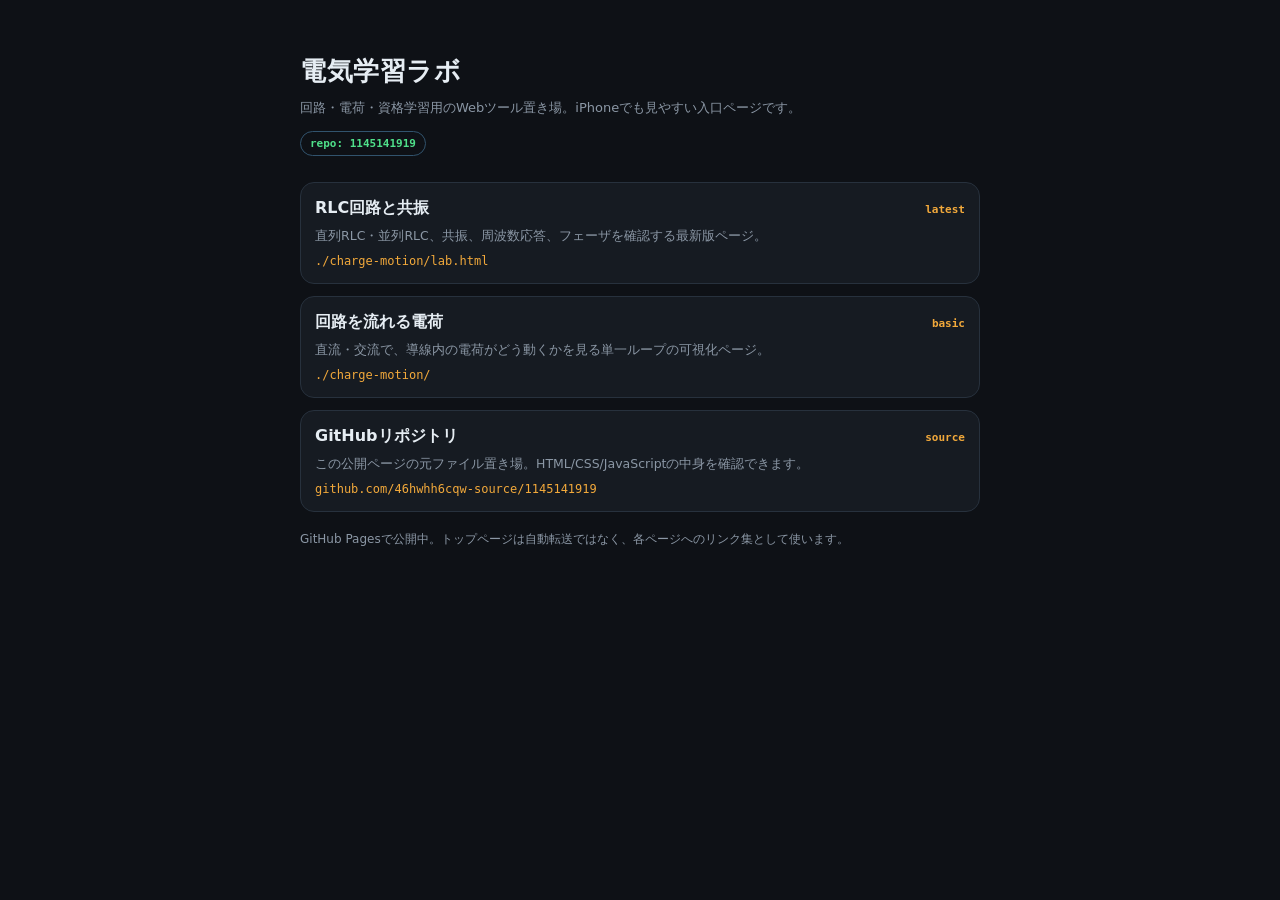
<file: index.html>
<!doctype html>
<html lang="ja">
<head>
  <meta charset="utf-8" />
  <meta name="viewport" content="width=device-width, initial-scale=1, viewport-fit=cover" />
  <title>電気学習ラボ</title>
  <style>
    :root {
      color-scheme: dark;
      --bg: #0E1116;
      --panel: #161B22;
      --line: #27313D;
      --text: #E6EDF3;
      --muted: #8B97A5;
      --accent: #F2A93B;
      --ok: #4FE08A;
    }
    * { box-sizing: border-box; }
    html, body {
      margin: 0;
      min-height: 100%;
      background: var(--bg);
      color: var(--text);
      font-family: system-ui, -apple-system, BlinkMacSystemFont, "Hiragino Sans", "Yu Gothic", sans-serif;
    }
    body {
      padding: 18px;
    }
    main {
      max-width: 680px;
      margin: 0 auto;
      padding: 18px 0 32px;
    }
    .hero {
      padding: 18px 0 10px;
    }
    h1 {
      margin: 0;
      font-size: 26px;
      letter-spacing: .02em;
    }
    .sub {
      margin: 8px 0 0;
      color: var(--muted);
      font-size: 13px;
      line-height: 1.7;
    }
    .badge {
      display: inline-block;
      margin-top: 12px;
      border: 1px solid #31536d;
      border-radius: 999px;
      padding: 5px 9px;
      color: var(--ok);
      font: 700 11px ui-monospace, SFMono-Regular, Menlo, monospace;
    }
    .grid {
      display: grid;
      gap: 12px;
      margin-top: 16px;
    }
    a.card {
      display: block;
      padding: 15px 14px;
      border: 1px solid var(--line);
      border-radius: 14px;
      background: var(--panel);
      color: inherit;
      text-decoration: none;
    }
    a.card:active {
      transform: translateY(1px);
    }
    .title {
      display: flex;
      justify-content: space-between;
      gap: 12px;
      align-items: baseline;
      font-weight: 800;
      font-size: 16px;
    }
    .tag {
      flex: none;
      color: var(--accent);
      font: 700 11px ui-monospace, SFMono-Regular, Menlo, monospace;
    }
    .desc {
      margin: 7px 0 0;
      color: var(--muted);
      font-size: 12.5px;
      line-height: 1.6;
    }
    .url {
      margin-top: 8px;
      color: var(--accent);
      font: 12px ui-monospace, SFMono-Regular, Menlo, monospace;
      overflow-wrap: anywhere;
    }
    footer {
      margin-top: 18px;
      color: var(--muted);
      font-size: 12px;
      line-height: 1.6;
    }
  </style>
</head>
<body>
  <main>
    <section class="hero">
      <h1>電気学習ラボ</h1>
      <p class="sub">回路・電荷・資格学習用のWebツール置き場。iPhoneでも見やすい入口ページです。</p>
      <span class="badge">repo: 1145141919</span>
    </section>

    <section class="grid" aria-label="公開ページ一覧">
      <a class="card" href="./charge-motion/lab.html">
        <div class="title">
          <span>RLC回路と共振</span>
          <span class="tag">latest</span>
        </div>
        <p class="desc">直列RLC・並列RLC、共振、周波数応答、フェーザを確認する最新版ページ。</p>
        <div class="url">./charge-motion/lab.html</div>
      </a>

      <a class="card" href="./charge-motion/">
        <div class="title">
          <span>回路を流れる電荷</span>
          <span class="tag">basic</span>
        </div>
        <p class="desc">直流・交流で、導線内の電荷がどう動くかを見る単一ループの可視化ページ。</p>
        <div class="url">./charge-motion/</div>
      </a>

      <a class="card" href="https://github.com/46hwhh6cqw-source/1145141919">
        <div class="title">
          <span>GitHubリポジトリ</span>
          <span class="tag">source</span>
        </div>
        <p class="desc">この公開ページの元ファイル置き場。HTML/CSS/JavaScriptの中身を確認できます。</p>
        <div class="url">github.com/46hwhh6cqw-source/1145141919</div>
      </a>
    </section>

    <footer>
      GitHub Pagesで公開中。トップページは自動転送ではなく、各ページへのリンク集として使います。
    </footer>
  </main>
</body>
</html>
</file>
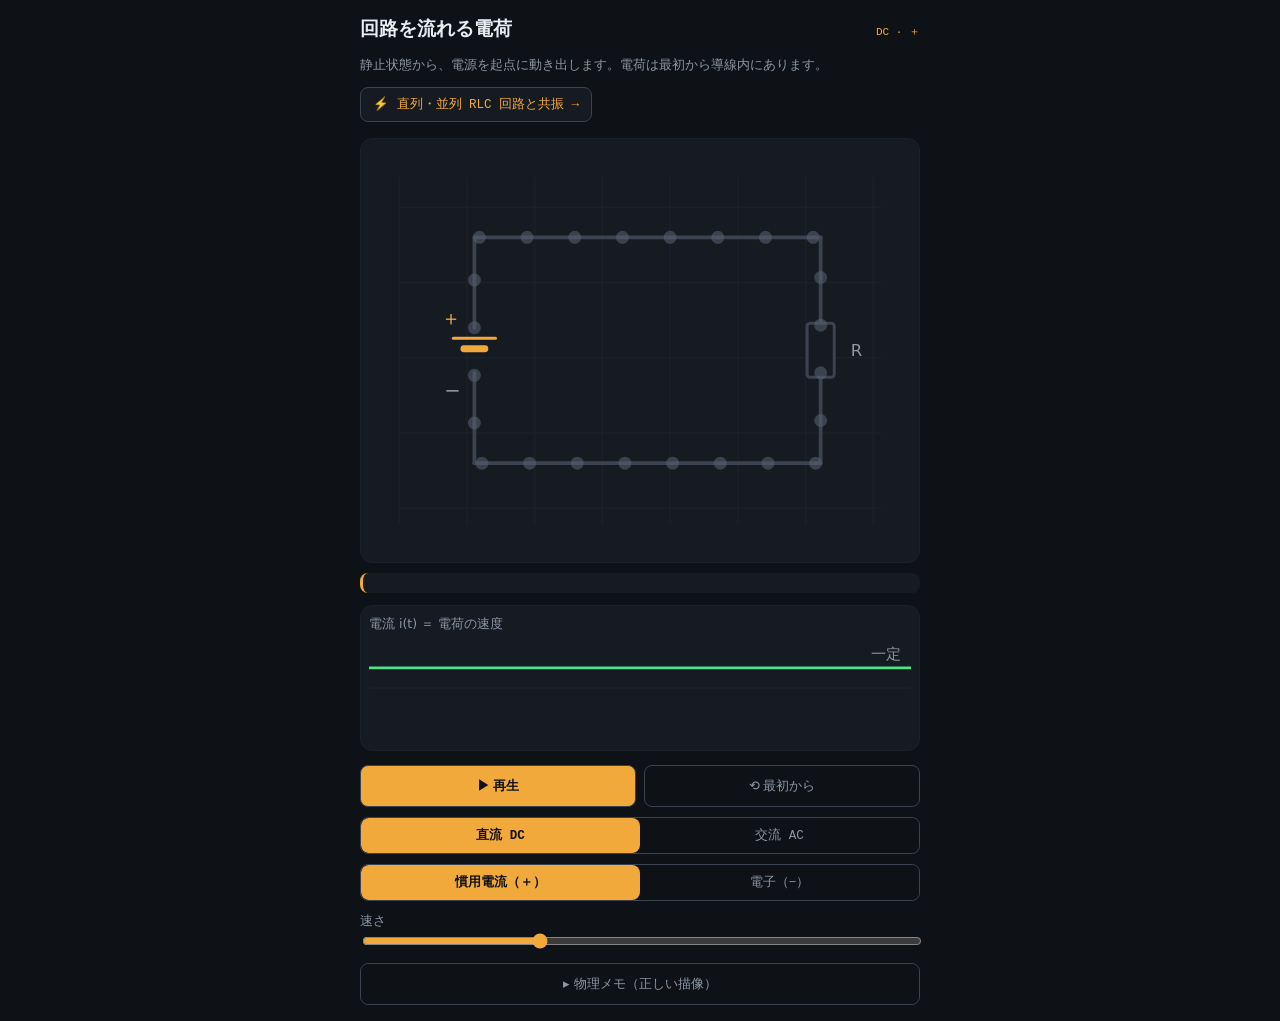
<file: charge-motion/index.html>
<!doctype html><html lang="ja"><head><meta charset="utf-8"><meta name="viewport" content="width=device-width,initial-scale=1"><title>回路を流れる電荷</title><style>body{margin:0;background:#0E1116;color:#E6EDF3;font-family:system-ui,-apple-system,"Hiragino Sans","Yu Gothic",sans-serif;padding:16px}.app{max-width:560px;margin:auto}h1{font-size:19px;margin:0}.sub,.note{color:#8B97A5;font-size:12.5px;line-height:1.6}.top{display:flex;justify-content:space-between;align-items:baseline}.meta{font:11px ui-monospace,SFMono-Regular,Menlo,monospace;color:var(--c,#F2A93B)}.box{background:#161B22;border:1px solid #1B2129;border-radius:12px;padding:8px;margin-top:12px}svg{width:100%;display:block}.status{margin-top:10px;background:#161B22;border-left:3px solid var(--c,#F2A93B);border-radius:8px;padding:10px 12px;font-size:12.5px;line-height:1.5}.ctrl{display:grid;gap:10px;margin-top:14px}.row{display:flex;gap:8px}.row button{flex:1}.seg{display:flex;border:1px solid #3A434F;border-radius:8px;overflow:hidden}.seg button{flex:1;background:#0E1116;color:#8B97A5;border:0;padding:9px 6px;font:12.5px ui-monospace,SFMono-Regular,Menlo,monospace}.seg button.on{background:var(--c,#F2A93B);color:#0E1116;font-weight:800}button{cursor:pointer;border:0;border-radius:8px;padding:11px;background:#0E1116;color:#8B97A5;border:1px solid #3A434F}.play{background:var(--c,#F2A93B);color:#0E1116;font-weight:800}input{width:100%;accent-color:var(--c,#F2A93B)}.info{display:none;background:#161B22;border-radius:8px;padding:12px 14px;font-size:12px;line-height:1.7;color:#8B97A5}.info.show{display:block}.info b{color:#E6EDF3}</style></head><body><div class="app"><div class="top"><h1>回路を流れる電荷</h1><span class="meta" id="meta">DC · ＋</span></div><p class="sub">静止状態から、電源を起点に動き出します。電荷は最初から導線内にあります。</p><a href="./lab.html" style="display:inline-block;margin-bottom:4px;padding:8px 12px;border-radius:8px;border:1px solid #3A434F;background:#161B22;color:#F2A93B;text-decoration:none;font:12.5px ui-monospace,SFMono-Regular,Menlo,monospace">⚡ 直列・並列 RLC 回路と共振 →</a><div class="box"><svg id="svg" viewBox="0 0 360 270"></svg></div><div class="status" id="status"></div><div class="box"><div class="sub">電流 i(t) ＝ 電荷の速度</div><svg id="wave" viewBox="0 0 320 64"></svg></div><div class="ctrl"><div class="row"><button id="play" class="play">▶ 再生</button><button id="reset">⟲ 最初から</button></div><div class="seg"><button data-mode="DC" class="on">直流 DC</button><button data-mode="AC">交流 AC</button></div><div class="seg"><button data-car="conv" class="on">慣用電流（＋）</button><button data-car="electron">電子（−）</button></div><div><div class="sub">速さ</div><input id="speed" type="range" min="0.2" max="1.8" step="0.05" value="0.7"></div><button id="ib">▸ 物理メモ（正しい描像）</button><div id="info" class="info">・導線には<b>最初から電荷が詰まっています</b>。電源は電荷を供給するというより、動かす条件を作ります。<br>・電子のドリフトは遅いです。回路全体がすぐ反応するのは、<b>電界の変化が速く伝わる</b>からです。<br>・慣用電流は正電荷の向き。金属中の電子は逆向きにドリフトします。<br>・交流では電荷は往復し、一周期での正味移動はほぼゼロです。</div></div></div><script>const N=24,GX1=70,GX2=300,GY1=60,GY2=210,ST=120,SB=150,RT=117,RB=153;const segs=[{l:ST-GY1,p:u=>[GX1,ST-u]},{l:GX2-GX1,p:u=>[GX1+u,GY1]},{l:GY2-GY1,p:u=>[GX2,GY1+u]},{l:GX2-GX1,p:u=>[GX2-u,GY2]},{l:GY2-SB,p:u=>[GX1,GY2-u]},{l:SB-ST,p:u=>[GX1,SB-u]}],L=segs.reduce((a,s)=>a+s.l,0),base=Array.from({length:N},(_,i)=>i*L/N);let st={play:false,mode:'DC',car:'conv',speed:.7},sim={t:0,G:0,act:Array(N).fill(null),last:null},raf=null;const C={conv:'#F2A93B',electron:'#56C2E6',rest:'#586374',wire:'#3A434F',grid:'#1B2129',trace:'#4FE08A'};function arc(s){let x=((s%L)+L)%L;for(const g of segs){if(x<=g.l)return g.p(x);x-=g.l}return segs[0].p(0)}function dist(b){const d=((b%L)+L)%L;return Math.min(d,L-d)}const Vf=(L/2)/1.3,Vdc=55,Fac=.32,Wac=2*Math.PI*Fac,Vac=Wac*30;function vel(t){if(st.mode==='AC')return Vac*Math.sin(Wac*t);let r=Math.min(t/.8,1);return Vdc*(r*r*(3-2*r))}function reset(){sim={t:0,G:0,act:Array(N).fill(null),last:null};st.play=false;render()}function tick(ts){if(!st.play){raf=null;return}if(sim.last==null)sim.last=ts;let dt=Math.min((ts-sim.last)/1000,.05);sim.last=ts;let ds=dt*st.speed,v=vel(sim.t);sim.t+=ds;sim.G+=v*ds;let f=Vf*sim.t;for(let i=0;i<N;i++)if(sim.act[i]==null&&dist(base[i])<=f)sim.act[i]=sim.G;render();raf=requestAnimationFrame(tick)}function render(){let cc=C[st.car],dir=st.car==='conv'?1:-1,front=Vf*sim.t,on=front>=L/2,sign=st.mode==='AC'?(Math.sin(Wac*sim.t)>=0?1:-1):1;document.documentElement.style.setProperty('--c',cc);meta.textContent=st.mode+' · '+(st.car==='conv'?'＋':'e⁻');play.textContent=st.play?'⏸ 一時停止':'▶ 再生';document.querySelectorAll('[data-mode]').forEach(b=>b.classList.toggle('on',b.dataset.mode===st.mode));document.querySelectorAll('[data-car]').forEach(b=>b.classList.toggle('on',b.dataset.car===st.car));let q=base.map((b,i)=>{let off=sim.act[i]==null?0:sim.G-sim.act[i],p=arc(b+dir*off),h=arc(b);return{x:p[0],y:p[1],hx:h[0],hy:h[1],on:sim.act[i]!=null}});let pulses='';if(sim.t>0&&!on){let op=1-front/(L/2);for(const a of [front,-front]){let p=arc(a);pulses+=`<circle cx="${p[0]}" cy="${p[1]}" r="9" fill="none" stroke="${cc}" stroke-width="2" opacity="${.5*op}"/>`}}let ch=(x,y)=>{let d=sign>0?1:-1;return`<polyline points="${x-4*d},${y-4} ${x+4*d},${y} ${x-4*d},${y+4}" fill="none" stroke="#8B97A5" stroke-width="1.6" stroke-linecap="round" stroke-linejoin="round" opacity=".7"/>`};svg.innerHTML=`<defs><filter id="glow" x="-60%" y="-60%" width="220%" height="220%"><feGaussianBlur stdDeviation="2.4" result="b"/><feMerge><feMergeNode in="b"/><feMergeNode in="SourceGraphic"/></feMerge></filter></defs>${Array.from({length:8},(_,i)=>`<line x1="${20+i*45}" y1="20" x2="${20+i*45}" y2="250" stroke="${C.grid}"/>`).join('')}${Array.from({length:5},(_,i)=>`<line x1="20" y1="${40+i*50}" x2="340" y2="${40+i*50}" stroke="${C.grid}"/>`).join('')}<g stroke="${C.wire}" stroke-width="2.5" fill="none" stroke-linecap="round"><line x1="70" y1="60" x2="70" y2="120"/><line x1="70" y1="60" x2="300" y2="60"/><line x1="300" y1="60" x2="300" y2="117"/><line x1="300" y1="153" x2="300" y2="210"/><line x1="300" y1="210" x2="70" y2="210"/><line x1="70" y1="210" x2="70" y2="150"/></g><rect x="291" y="117" width="18" height="36" rx="2" fill="#161B22" stroke="${C.wire}" stroke-width="2"/><text x="320" y="139" fill="#8B97A5" font-size="11">R</text>${st.mode==='DC'?`<g stroke="${cc}" stroke-linecap="round"><line x1="56" y1="127" x2="84" y2="127" stroke-width="2"/><line x1="63" y1="134" x2="77" y2="134" stroke-width="4.5"/></g>`:`<circle cx="70" cy="135" r="15" fill="#161B22" stroke="${cc}" stroke-width="2"/><path d="M61 135 C64 127,67 127,70 135 S76 143,79 135" fill="none" stroke="${cc}" stroke-width="1.8"/>`}<text x="48" y="118" fill="${sign>0?cc:'#8B97A5'}" font-size="13">${sign>0?'＋':'−'}</text><text x="50" y="166" fill="${sign>0?'#8B97A5':cc}" font-size="13">${sign>0?'−':'＋'}</text>${on?ch(150,60)+ch(210,60):''}${st.mode==='AC'?q.map(c=>`<circle cx="${c.hx}" cy="${c.hy}" r="5.4" fill="none" stroke="${C.rest}" opacity=".45"/>`).join(''):''}${pulses}${q.map(c=>`<circle cx="${c.x}" cy="${c.y}" r="${c.on?5:4.3}" fill="${c.on?cc:C.rest}" opacity="${c.on?1:.55}" ${c.on?'filter="url(#glow)"':''}/>`).join('')}`;let now=st.mode==='AC'?Vac*Math.sin(Wac*sim.t):(sim.t>0?Vdc*Math.min(sim.t/.8,1):0);status.textContent=!st.play&&sim.t===0?'停止中 — 導線には電荷が詰まっています。再生で電源が押し始めます':!on?'電源を起点に押し（電界）が広がり、電荷が静止から動き出します':st.mode==='DC'?'一定の力で一方向へ。電流の大きさは時間によらず一定です':now>.06*Vac?'正の半サイクル：電荷は前進（電流は正）':now<-.06*Vac?'負の半サイクル：電荷は後退（電流は負）':'電圧が反転 — 電荷は速度ゼロで一瞬停止します';drawWave()}function drawWave(){let W=320,H=64,m=H/2,a=20,span=5*Math.PI,h=`<line x1="0" y1="${m}" x2="${W}" y2="${m}" stroke="${C.grid}"/>`;if(st.mode==='AC'){let p='';for(let x=0;x<=W;x+=4){let ph=x/W*span,y=m-a*Math.sin(ph);p+=(x?'L':'M')+x.toFixed(1)+' '+y.toFixed(1)+' '}let ph=Wac*sim.t,cx=(ph%span)/span*W,cy=m-a*Math.sin(ph);h+=`<path d="${p}" fill="none" stroke="${C.trace}" stroke-width="1.6"/><line x1="${cx}" y1="2" x2="${cx}" y2="62" stroke="#8B97A5" opacity=".5"/><circle cx="${cx}" cy="${cy}" r="3.5" fill="${C.trace}"/>`}else h+=`<line x1="0" y1="${m-a*.6}" x2="${W}" y2="${m-a*.6}" stroke="${C.trace}" stroke-width="1.6"/><text x="314" y="${m-a*.6-5}" fill="#8B97A5" font-size="9" text-anchor="end">一定</text>`;wave.innerHTML=h}play.onclick=()=>{st.play=!st.play;render();if(st.play&&!raf)raf=requestAnimationFrame(tick)};reset.onclick=reset;document.querySelectorAll('[data-mode]').forEach(b=>b.onclick=()=>{st.mode=b.dataset.mode;reset();});document.querySelectorAll('[data-car]').forEach(b=>b.onclick=()=>{st.car=b.dataset.car;reset();});speed.oninput=e=>st.speed=parseFloat(e.target.value);ib.onclick=()=>{info.classList.toggle('show');ib.textContent=(info.classList.contains('show')?'▾':'▸')+' 物理メモ（正しい描像）'};render();</script></body></html>
</file>
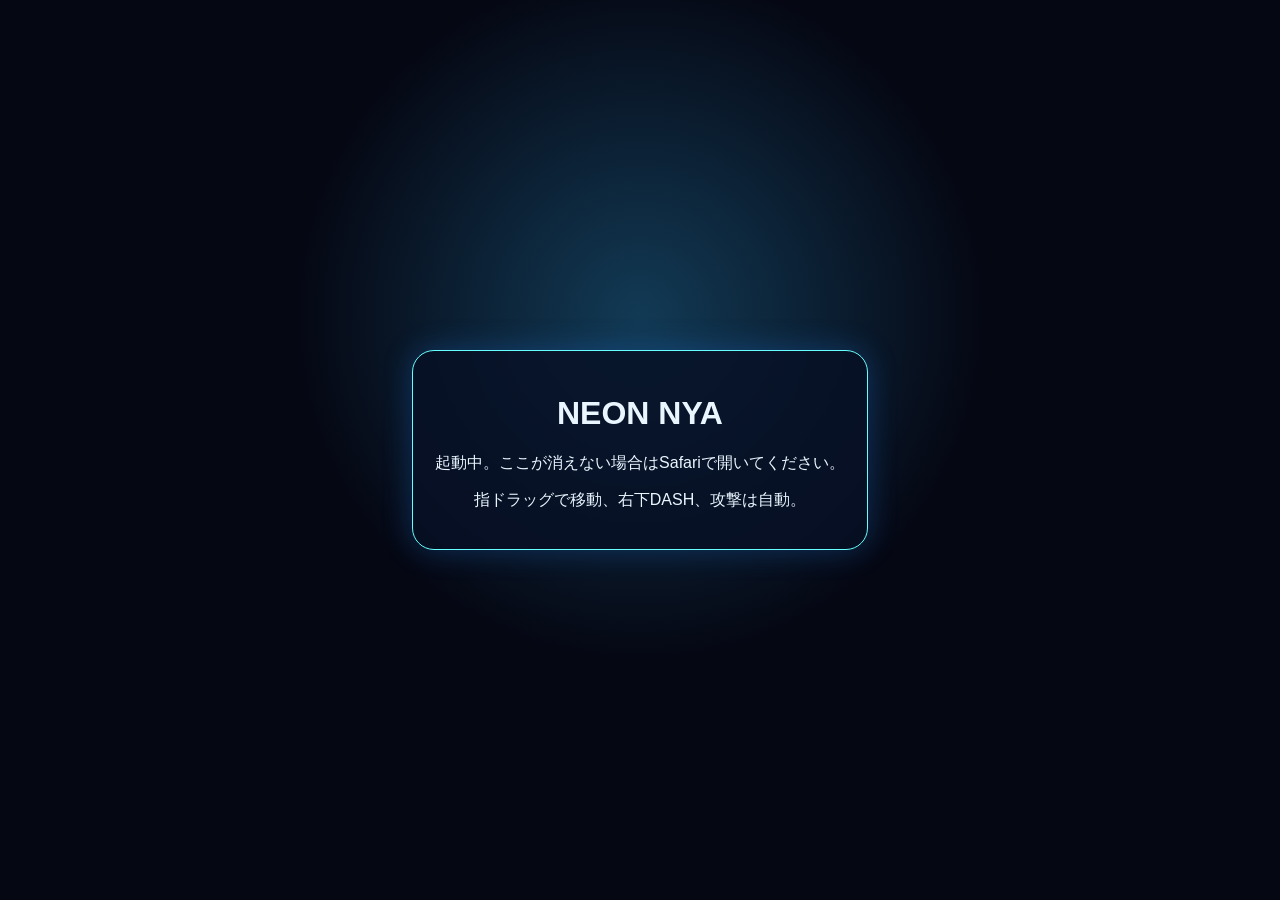
<file: neon-nya-survivor/index.html>
<!doctype html><html lang="ja"><head><meta charset="utf-8"><meta name="viewport" content="width=device-width,initial-scale=1,viewport-fit=cover,user-scalable=no"><meta name="apple-mobile-web-app-capable" content="yes"><meta name="theme-color" content="#050713"><title>NEON NYA SURVIVOR</title><style>html,body{margin:0;height:100%;overflow:hidden;background:#050713;color:#eaf6ff;font-family:-apple-system,BlinkMacSystemFont,sans-serif;touch-action:none;user-select:none;-webkit-user-select:none}canvas{display:block;width:100vw;height:100vh;background:#050713}.fallback{position:fixed;inset:0;display:grid;place-items:center;padding:24px;text-align:center;background:radial-gradient(circle at 50% 35%,#123a55,transparent 40%),#050713}.box{max-width:420px;border:1px solid #6ff;border-radius:22px;padding:22px;background:#071025cc;box-shadow:0 0 30px #28f4}body.run .fallback{display:none}</style></head><body><div class="fallback"><div class="box"><h1>NEON NYA</h1><p>起動中。ここが消えない場合はSafariで開いてください。</p><p>指ドラッグで移動、右下DASH、攻撃は自動。</p></div></div><canvas id="c"></canvas><script>(()=>{const C=document.getElementById('c'),x=C.getContext('2d');let W,H,D=1,hi=+localStorage.nyaHi||0;const R=Math.random,TA=Math.PI*2,cl=(v,a,b)=>Math.max(a,Math.min(b,v)),di=(a,b,c,d)=>(a-c)**2+(b-d)**2;function rs(){W=innerWidth;H=innerHeight;D=Math.min(2.4,devicePixelRatio||1);C.width=W*D;C.height=H*D;x.setTransform(D,0,0,D,0,0)}addEventListener('resize',rs);rs();let P,E,B,Xp,Pt,T,st,joy,up;function newGame(){P={x:W/2,y:H*.55,r:14,h:100,mh:100,sp:250,dmg:13,fd:.32,cd:.2,mag:95,inv:0,dash:0,dc:0,orb:0,lv:1,xp:0,nx:14,k:0,sc:0};E=[];B=[];Xp=[];Pt=[];T=0;st='play';joy={on:0,sx:0,sy:0,x:0,y:0,lx:1,ly:0};up=[];for(let i=0;i<7;i++)spawn()}function spawn(t){let s=(R()*4)|0,m=50,e={age:0,cd:R()+.5,type:t||'n'};e.x=s==0?R()*W:s==1?W+m:s==2?R()*W:-m;e.y=s==0?-m:s==1?R()*H:s==2?H+m:R()*H;let z=1+T/170;if(t=='boss')Object.assign(e,{r:42,h:520+T*7,sp:36,col:'#ff36e8',xp:35,sc:700,d:22,boss:1});else if(T>45&&R()<.18)Object.assign(e,{r:10,h:15*z,sp:205,col:'#ffd166',xp:2,sc:28,d:8,type:'fast'});else if(T>70&&R()<.16)Object.assign(e,{r:20,h:72*z,sp:62,col:'#ff5c7a',xp:6,sc:55,d:16,type:'big'});else if(T>55&&R()<.18)Object.assign(e,{r:14,h:36*z,sp:70,col:'#8c7bff',xp:4,sc:45,d:10,type:'gun'});else Object.assign(e,{r:12,h:23*z,sp:105+T*.2,col:'#ff4fd8',xp:2,sc:20,d:10});e.mh=e.h;E.push(e)}function nearest(){let q=null,bd=9e9;for(const e of E){let d=di(P.x,P.y,e.x,e.y);if(d<bd)bd=d,q=e}return q}function shoot(){let e=nearest();if(!e)return;let a=Math.atan2(e.y-P.y,e.x-P.x),n=1+(P.spread||0),gap=.14;for(let i=0;i<n;i++){let aa=a+(i-(n-1)/2)*gap;B.push({x:P.x+Math.cos(aa)*18,y:P.y+Math.sin(aa)*18,vx:Math.cos(aa)*650,vy:Math.sin(aa)*650,r:4,d:P.dmg,life:1,p:P.pierce||0})}}function hurt(n){if(P.inv>0)return;P.h-=n;P.inv=.65;shake=10;boom(P.x,P.y,18,'#ff5c9a');if(navigator.vibrate)navigator.vibrate(25);if(P.h<=0){st='over';hi=Math.max(hi,P.sc);localStorage.nyaHi=hi}}let shake=0,bossAt=65;function boom(px,py,n,col){for(let i=0;i<n;i++){let a=R()*TA,s=40+R()*220;Pt.push({x:px,y:py,vx:Math.cos(a)*s,vy:Math.sin(a)*s,t:.25+R()*.45,m:.7,col,r:2+R()*3})}}function gain(v){P.xp+=v;while(P.xp>=P.nx){P.xp-=P.nx;P.lv++;P.nx=(P.nx*1.25+7)|0;st='up';up=[['火力+35%',()=>P.dmg*=1.35],['連射+18%',()=>P.fd=Math.max(.09,P.fd*.82)],['移動+16%',()=>P.sp*=1.16],['磁力+50',()=>P.mag+=50],['最大HP+25',()=>{P.mh+=25;P.h=Math.min(P.mh,P.h+45)}],['分裂弾',()=>P.spread=Math.min(4,(P.spread||0)+1)],['貫通+1',()=>P.pierce=(P.pierce||0)+1],['護衛オーブ',()=>P.orb=Math.min(5,P.orb+1)]].sort(()=>R()-.5).slice(0,3);boom(P.x,P.y,35,'#8cffd8');break}}}function step(dt){if(st!='play'){particles(dt);return}T+=dt;shake=Math.max(0,shake-dt*18);P.inv=Math.max(0,P.inv-dt);P.dc=Math.max(0,P.dc-dt);P.cd-=dt;let sx=joy.x,sy=joy.y,l=Math.hypot(sx,sy)||1;if(Math.abs(sx)+Math.abs(sy)>.08){sx/=l;sy/=l;joy.lx=sx;joy.ly=sy}else sx=sy=0;if(P.dash>0){P.dash-=dt;P.x+=joy.lx*820*dt;P.y+=joy.ly*820*dt}else{P.x+=sx*P.sp*dt;P.y+=sy*P.sp*dt}P.x=cl(P.x,18,W-18);P.y=cl(P.y,18,H-18);if(P.cd<=0){P.cd=P.fd;shoot()}if(T>bossAt){spawn('boss');bossAt+=85;shake=12}if(R()<cl(.018+T/9000,.018,.08))spawn();for(let i=E.length-1;i>=0;i--){let e=E[i],a=Math.atan2(P.y-e.y,P.x-e.x),d=Math.hypot(P.x-e.x,P.y-e.y)||1;e.age+=dt;e.cd-=dt;if(e.type=='gun'&&d<260){e.x-=Math.cos(a)*e.sp*.55*dt;e.y-=Math.sin(a)*e.sp*.55*dt;if(e.cd<=0){e.cd=1.7;let aa=a;B.push({x:e.x,y:e.y,vx:Math.cos(aa)*-260,vy:Math.sin(aa)*-260,r:6,d:12,life:4,enemy:1})}}else{let w=e.type=='fast'?Math.sin(e.age*8)*.7:0;e.x+=(Math.cos(a)-Math.sin(a)*w)*e.sp*dt;e.y+=(Math.sin(a)+Math.cos(a)*w)*e.sp*dt}if(di(P.x,P.y,e.x,e.y)<(P.r+e.r)**2)hurt(e.d)}for(let i=B.length-1;i>=0;i--){let b=B[i];b.life-=dt;b.x+=b.vx*dt;b.y+=b.vy*dt;if(b.life<0||b.x<-80||b.x>W+80||b.y<-80||b.y>H+80){B.splice(i,1);continue}if(b.enemy){if(di(b.x,b.y,P.x,P.y)<(b.r+P.r)**2){B.splice(i,1);hurt(b.d)}continue}for(let j=E.length-1;j>=0;j--){let e=E[j];if(di(b.x,b.y,e.x,e.y)<(b.r+e.r)**2){e.h-=b.d;boom(b.x,b.y,3,'#78f7ff');if(e.h<=0){E.splice(j,1);P.k++;P.sc+=e.sc;Xp.push({x:e.x,y:e.y,v:e.xp,r:e.boss?9:5});boom(e.x,e.y,e.boss?80:18,e.col)}if(b.p>0)b.p--;else{B.splice(i,1);break}}}}for(let i=Xp.length-1;i>=0;i--){let g=Xp[i],d=Math.hypot(P.x-g.x,P.y-g.y)||1;if(d<P.mag){g.x+=(P.x-g.x)/d*(250+(P.mag-d)*5)*dt;g.y+=(P.y-g.y)/d*(250+(P.mag-d)*5)*dt}if(d<P.r+14){Xp.splice(i,1);gain(g.v);P.sc+=g.v*2}}if(P.orb)for(let k=0;k<P.orb;k++){let a=T*(2.5+P.orb*.2)+k*TA/P.orb,ox=P.x+Math.cos(a)*(48+k*3),oy=P.y+Math.sin(a)*(48+k*3);for(const e of E)if(di(ox,oy,e.x,e.y)<(e.r+9)**2)e.h-=P.dmg*dt*7}particles(dt)}function particles(dt){for(let i=Pt.length-1;i>=0;i--){let p=Pt[i];p.m-=dt;p.x+=p.vx*dt;p.y+=p.vy*dt;p.vx*=.9;p.vy*=.9;if(p.m<=0)Pt.splice(i,1)}}function draw(){x.save();x.fillStyle='#050713';x.fillRect(0,0,W,H);let g=x.createLinearGradient(0,0,W,H);g.addColorStop(0,'#06122b');g.addColorStop(.6,'#050713');g.addColorStop(1,'#19091f');x.fillStyle=g;x.fillRect(0,0,W,H);x.strokeStyle='#6ff2';x.lineWidth=1;for(let i=(-T*18)%42;i<W+60;i+=42){x.beginPath();x.moveTo(i,0);x.lineTo(i-80,H);x.stroke()}if(shake)x.translate((R()-.5)*shake,(R()-.5)*shake);for(const q of Xp){x.fillStyle='#8cffd8';x.shadowColor='#8cffd8';x.shadowBlur=12;x.beginPath();x.arc(q.x,q.y,q.r,0,TA);x.fill()}for(const b of B){x.fillStyle=b.enemy?'#ff8cff':'#7ff8ff';x.shadowColor=x.fillStyle;x.shadowBlur=14;x.beginPath();x.arc(b.x,b.y,b.r,0,TA);x.fill()}for(const e of E){x.fillStyle=e.col;x.shadowColor=e.col;x.shadowBlur=e.boss?30:18;x.beginPath();x.arc(e.x,e.y,e.r,0,TA);x.fill();x.strokeStyle='#fff9';x.stroke();if(e.boss){x.shadowBlur=0;x.fillStyle='#0008';x.fillRect(e.x-42,e.y-e.r-18,84,6);x.fillStyle='#fff';x.fillRect(e.x-42,e.y-e.r-18,84*cl(e.h/e.mh,0,1),6)}}for(let k=0;k<P.orb;k++){let a=T*(2.5+P.orb*.2)+k*TA/P.orb,ox=P.x+Math.cos(a)*(48+k*3),oy=P.y+Math.sin(a)*(48+k*3);x.fillStyle='#dff';x.shadowColor='#6ff';x.shadowBlur=18;x.beginPath();x.arc(ox,oy,7,0,TA);x.fill()}x.fillStyle=P.inv>0?'#fff':'#7cf7ff';x.shadowColor='#7cf7ff';x.shadowBlur=25;x.beginPath();x.arc(P.x,P.y,P.r,0,TA);x.fill();x.fillStyle='#061322';x.beginPath();x.arc(P.x+5,P.y-4,2,0,TA);x.arc(P.x+5,P.y+5,2,0,TA);x.fill();for(const p of Pt){x.globalAlpha=cl(p.m/.7,0,1);x.fillStyle=p.col;x.shadowColor=p.col;x.shadowBlur=12;x.beginPath();x.arc(p.x,p.y,p.r,0,TA);x.fill();x.globalAlpha=1}x.restore();ui();if(st=='menu')menu();if(st=='up')level();if(st=='over')over()}function bar(x0,y,w,h,v,c){x.fillStyle='#ffffff22';round(x0,y,w,h,5);x.fillStyle=c;round(x0,y,w*cl(v,0,1),h,5)}function round(a,b,w,h,r){x.beginPath();x.roundRect(a,b,w,h,r);x.fill()}function ui(){x.shadowBlur=0;x.font='800 13px -apple-system';bar(14,16,180,10,P.h/P.mh,'#ff5d8f');bar(14,32,220,7,P.xp/P.nx,'#8cffd8');x.fillStyle='#eaf6ff';x.fillText('Lv.'+P.lv,244,39);x.textAlign='center';x.fillText(((T/60)|0)+':'+('0'+(T%60|0)).slice(-2)+'  '+P.sc+'pt',W/2,22);x.textAlign='right';x.fillText('BEST '+hi,W-14,22);if(st=='play'){let r=52,bx=W-r-18,by=H-r-22;x.textAlign='center';x.strokeStyle=P.dc<=0?'#8cf':'#fff5';x.fillStyle=P.dc<=0?'#7ff2':'#fff1';x.lineWidth=2;x.beginPath();x.arc(bx,by,r,0,TA);x.fill();x.stroke();x.fillStyle='#fff';x.fillText('DASH',bx,by+4);if(joy.on){x.strokeStyle='#fff4';x.beginPath();x.arc(joy.sx,joy.sy,62,0,TA);x.stroke();x.fillStyle='#dff8';x.beginPath();x.arc(joy.sx+joy.x*62,joy.sy+joy.y*62,14,0,TA);x.fill()}}}function menu(){x.fillStyle='#0008';x.fillRect(0,0,W,H);x.textAlign='center';x.fillStyle='#fff';x.shadowColor='#6ff';x.shadowBlur=18;x.font='1000 42px -apple-system';x.fillText('NEON NYA',W/2,H*.34);x.font='800 15px -apple-system';x.shadowBlur=0;x.fillText('指ドラッグで移動 / 右下DASH / 攻撃自動',W/2,H*.47);x.fillText('経験値を拾って強化、ボスを倒して生き残れ',W/2,H*.51);x.font='900 20px -apple-system';x.shadowBlur=12;x.fillText('タップして開始',W/2,H*.66)}function level(){x.fillStyle='#0009';x.fillRect(0,0,W,H);x.textAlign='center';x.fillStyle='#fff';x.shadowColor='#8cffd8';x.shadowBlur=18;x.font='1000 30px -apple-system';x.fillText('LEVEL UP',W/2,H*.22);let w=Math.min(W-40,380),h=72,y=H*.34;up.forEach((u,i)=>{x.shadowBlur=0;x.fillStyle='#10243dcc';round((W-w)/2,y+i*(h+14),w,h,18);x.strokeStyle='#8cf8';x.stroke();x.fillStyle='#fff';x.font='900 18px -apple-system';x.fillText(u[0],W/2,y+i*(h+14)+43)})}function over(){x.fillStyle='#000a';x.fillRect(0,0,W,H);x.textAlign='center';x.fillStyle='#fff';x.shadowColor='#ff5d8f';x.shadowBlur=18;x.font='1000 36px -apple-system';x.fillText('GAME OVER',W/2,H*.34);x.font='800 17px -apple-system';x.shadowBlur=0;x.fillText(P.sc+' pt / KILL '+P.k,W/2,H*.45);x.fillText('BEST '+hi,W/2,H*.50);x.font='900 20px -apple-system';x.shadowBlur=12;x.fillText('タップで再挑戦',W/2,H*.65)}function dash(){if(st!='play'||P.dc>0)return;P.dc=1.35;P.dash=.18;P.inv=Math.max(P.inv,.28);boom(P.x,P.y,25,'#78f7ff')}function pt(e){let r=C.getBoundingClientRect();return{x:e.clientX-r.left,y:e.clientY-r.top}}function down(e){e.preventDefault();let p=pt(e);if(st=='menu'||st=='over'){newGame();return}if(st=='up'){let w=Math.min(W-40,380),h=72,y=H*.34;for(let i=0;i<up.length;i++)if(p.x>(W-w)/2&&p.x<(W+w)/2&&p.y>y+i*(h+14)&&p.y<y+i*(h+14)+h){up[i][1]();st='play'}return}let r=52,bx=W-r-18,by=H-r-22;if(di(p.x,p.y,bx,by)<r*r){dash();return}joy.on=1;joy.id=e.pointerId;joy.sx=p.x;joy.sy=p.y;joy.x=joy.y=0}function move(e){if(!joy.on||e.pointerId!=joy.id)return;e.preventDefault();let p=pt(e),dx=p.x-joy.sx,dy=p.y-joy.sy,l=Math.hypot(dx,dy),m=l>62?62/l:1;joy.x=dx*m/62;joy.y=dy*m/62}function upfn(e){if(e.pointerId==joy.id){joy.on=0;joy.x=joy.y=0}}C.addEventListener('pointerdown',down,{passive:false});C.addEventListener('pointermove',move,{passive:false});C.addEventListener('pointerup',upfn);C.addEventListener('pointercancel',upfn);addEventListener('keydown',e=>{if(e.code=='Space')dash();if(st=='menu'||st=='over')newGame()});P={h:1,mh:1,xp:0,nx:1,lv:1,sc:0,k:0};st='menu';let last=performance.now();function loop(n){let dt=cl((n-last)/1000,0,.033);last=n;step(dt);draw();document.body.classList.add('run');requestAnimationFrame(loop)}requestAnimationFrame(loop)})()</script></body></html>
</file>
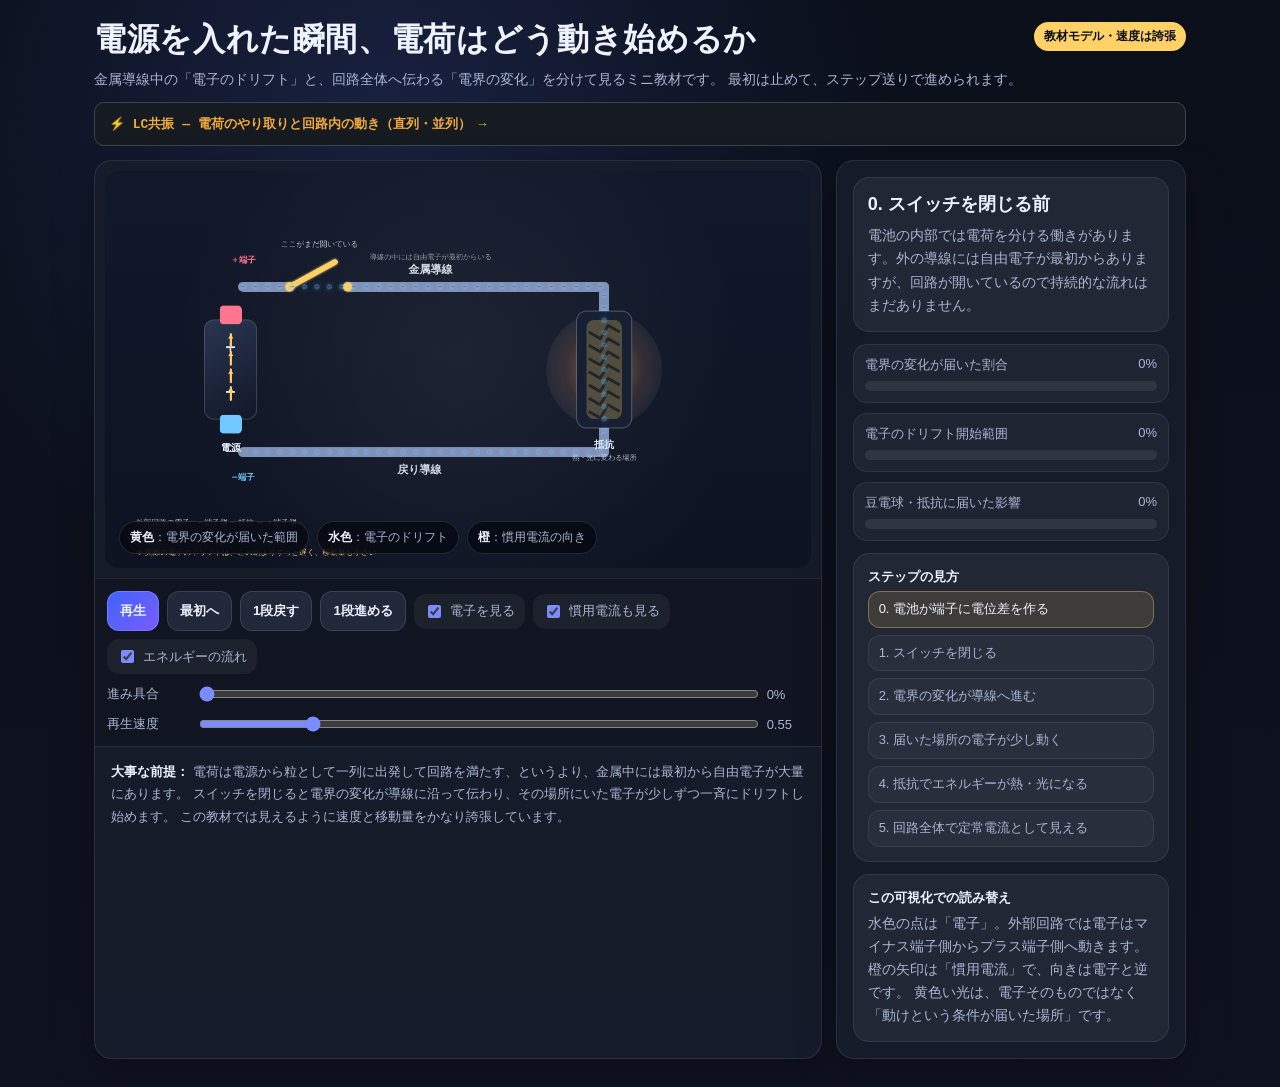
<file: docs/charge-motion/index.html>
<!doctype html>
<html lang="ja">
<head>
<meta charset="utf-8">
<meta name="viewport" content="width=device-width,initial-scale=1,viewport-fit=cover">
<title>電荷の動き 可視化ミニ教材</title>
<style>
  :root{
    --bg:#0f1320;
    --panel:#171d2c;
    --panel2:#20283a;
    --text:#eef3ff;
    --muted:#aab6d3;
    --line:#5f6f95;
    --wire:#8fa0c7;
    --wire2:#44516d;
    --accent:#ffd166;
    --electron:#71c7ff;
    --conv:#ff9f6e;
    --field:#ffe873;
    --good:#8cffc1;
    --danger:#ff758f;
  }
  *{box-sizing:border-box}
  body{
    margin:0;
    background:
      radial-gradient(circle at 30% 10%, rgba(91,122,255,.16), transparent 32rem),
      linear-gradient(180deg,#0b0f1a 0%, var(--bg) 100%);
    color:var(--text);
    font-family:-apple-system,BlinkMacSystemFont,"Segoe UI","Hiragino Sans","Yu Gothic",Meiryo,sans-serif;
  }
  .wrap{
    max-width:1120px;
    margin:0 auto;
    padding:18px 14px 28px;
  }
  header{
    display:flex;
    gap:12px;
    align-items:flex-start;
    justify-content:space-between;
    margin-bottom:12px;
  }
  h1{
    font-size:clamp(20px,4vw,32px);
    margin:0 0 6px;
    letter-spacing:.02em;
  }
  .sub{
    color:var(--muted);
    font-size:14px;
    line-height:1.6;
  }
  .badge{
    font-size:12px;
    color:#0b0f1a;
    background:var(--accent);
    border-radius:999px;
    padding:6px 10px;
    white-space:nowrap;
    font-weight:700;
    margin-top:4px;
  }
  .grid{
    display:grid;
    grid-template-columns:minmax(0,1.35fr) minmax(280px,.65fr);
    gap:14px;
  }
  @media(max-width:860px){
    .grid{grid-template-columns:1fr}
    header{display:block}
    .badge{display:inline-block;margin-top:10px}
  }
  .card{
    background:rgba(23,29,44,.88);
    border:1px solid rgba(255,255,255,.09);
    border-radius:18px;
    box-shadow:0 14px 40px rgba(0,0,0,.25);
    overflow:hidden;
  }
  .canvasBox{
    position:relative;
    padding:10px;
  }
  canvas{
    width:100%;
    height:auto;
    aspect-ratio: 16/9;
    display:block;
    border-radius:14px;
    background:
      radial-gradient(circle at 50% 48%, rgba(255,255,255,.06), transparent 18rem),
      linear-gradient(180deg,#11182a,#0d1322);
  }
  .hintOverlay{
    position:absolute;
    left:24px; right:24px; bottom:24px;
    display:flex;
    gap:8px;
    flex-wrap:wrap;
    pointer-events:none;
  }
  .pill{
    background:rgba(5,8,15,.74);
    border:1px solid rgba(255,255,255,.12);
    border-radius:999px;
    padding:7px 10px;
    font-size:12px;
    color:var(--muted);
    backdrop-filter: blur(8px);
  }
  .pill strong{color:var(--text)}
  .controls{
    padding:12px;
    display:grid;
    gap:10px;
    background:rgba(9,13,23,.38);
    border-top:1px solid rgba(255,255,255,.08);
  }
  .row{
    display:flex;
    gap:8px;
    flex-wrap:wrap;
    align-items:center;
  }
  button{
    border:0;
    color:var(--text);
    background:var(--panel2);
    border:1px solid rgba(255,255,255,.11);
    border-radius:12px;
    padding:10px 12px;
    font-weight:700;
    cursor:pointer;
    transition:.12s transform,.12s background;
  }
  button:hover{background:#2a344c}
  button:active{transform:scale(.98)}
  button.primary{
    background:linear-gradient(135deg,#3f63ff,#7a5cff);
    border-color:rgba(255,255,255,.16);
  }
  .toggle{
    display:inline-flex;
    align-items:center;
    gap:6px;
    padding:8px 10px;
    border-radius:12px;
    background:rgba(255,255,255,.05);
    color:var(--muted);
    font-size:13px;
    user-select:none;
  }
  .toggle input{accent-color:#7a8cff}
  label.range{
    display:grid;
    grid-template-columns:80px 1fr 42px;
    gap:10px;
    align-items:center;
    color:var(--muted);
    font-size:13px;
    width:100%;
  }
  input[type="range"]{width:100%;accent-color:#7a8cff}
  .side{
    padding:16px;
    display:grid;
    gap:12px;
  }
  .stage{
    background:rgba(255,255,255,.055);
    border:1px solid rgba(255,255,255,.08);
    border-radius:16px;
    padding:14px;
  }
  .stage h2{
    margin:0 0 8px;
    font-size:18px;
  }
  .stage p{
    margin:0;
    color:var(--muted);
    line-height:1.65;
    font-size:14px;
  }
  .meters{
    display:grid;
    gap:10px;
  }
  .meter{
    background:rgba(255,255,255,.045);
    border:1px solid rgba(255,255,255,.07);
    border-radius:14px;
    padding:11px;
  }
  .meterTop{
    display:flex;
    justify-content:space-between;
    gap:8px;
    font-size:13px;
    color:var(--muted);
    margin-bottom:7px;
  }
  .bar{
    height:10px;
    border-radius:999px;
    background:rgba(255,255,255,.08);
    overflow:hidden;
  }
  .fill{
    height:100%;
    width:0%;
    border-radius:999px;
    background:linear-gradient(90deg,#5bd6ff,#ffe873);
  }
  .fill2{background:linear-gradient(90deg,#ff9f6e,#ffd166)}
  .fill3{background:linear-gradient(90deg,#8cffc1,#5bd6ff)}
  .notes{
    padding:14px 16px 16px;
    border-top:1px solid rgba(255,255,255,.08);
    color:var(--muted);
    font-size:13px;
    line-height:1.7;
  }
  .notes strong{color:var(--text)}
  .miniTitle{
    color:var(--text);
    font-size:13px;
    font-weight:800;
    margin-bottom:5px;
  }
  .steps{
    display:grid;
    gap:7px;
  }
  .stepItem{
    padding:8px 10px;
    border-radius:12px;
    border:1px solid rgba(255,255,255,.08);
    color:var(--muted);
    font-size:13px;
    line-height:1.45;
    background:rgba(255,255,255,.035);
  }
  .stepItem.active{
    color:var(--text);
    background:rgba(255,209,102,.13);
    border-color:rgba(255,209,102,.35);
  }
  .kbd{
    font-family:ui-monospace,SFMono-Regular,Menlo,Consolas,monospace;
    padding:1px 6px;
    border-radius:6px;
    background:rgba(255,255,255,.09);
    color:var(--text);
  }
</style>
</head>
<body>
<div class="wrap">
  <header>
    <div>
      <h1>電源を入れた瞬間、電荷はどう動き始めるか</h1>
      <div class="sub">
        金属導線中の「電子のドリフト」と、回路全体へ伝わる「電界の変化」を分けて見るミニ教材です。
        最初は止めて、ステップ送りで進められます。
      </div>
    </div>
    <div class="badge">教材モデル・速度は誇張</div>
  </header>

  <a href="./rlc-resonance.html" style="display:block;margin:0 0 14px;padding:12px 14px;border-radius:10px;border:1px solid #3A434F;background:#161B22;color:#F2A93B;text-decoration:none;font:600 13px ui-monospace,SFMono-Regular,Menlo,monospace">⚡ LC共振 — 電荷のやり取りと回路内の動き（直列・並列） →</a>

  <div class="grid">
    <section class="card">
      <div class="canvasBox">
        <canvas id="cv" width="1280" height="720"></canvas>
        <div class="hintOverlay">
          <div class="pill"><strong>黄色</strong>：電界の変化が届いた範囲</div>
          <div class="pill"><strong>水色</strong>：電子のドリフト</div>
          <div class="pill"><strong>橙</strong>：慣用電流の向き</div>
        </div>
      </div>
      <div class="controls">
        <div class="row">
          <button class="primary" id="playBtn">再生</button>
          <button id="resetBtn">最初へ</button>
          <button id="stepBackBtn">1段戻す</button>
          <button id="stepBtn">1段進める</button>
          <label class="toggle"><input id="electronsChk" type="checkbox" checked>電子を見る</label>
          <label class="toggle"><input id="convChk" type="checkbox" checked>慣用電流も見る</label>
          <label class="toggle"><input id="energyChk" type="checkbox" checked>エネルギーの流れ</label>
        </div>
        <label class="range">
          <span>進み具合</span>
          <input id="timeSlider" type="range" min="0" max="1000" value="0">
          <span id="timeLabel">0%</span>
        </label>
        <label class="range">
          <span>再生速度</span>
          <input id="speedSlider" type="range" min="0.15" max="2.2" step="0.05" value="0.55">
          <span id="speedLabel">0.55</span>
        </label>
      </div>
      <div class="notes">
        <strong>大事な前提：</strong>
        電荷は電源から粒として一列に出発して回路を満たす、というより、金属中には最初から自由電子が大量にあります。
        スイッチを閉じると電界の変化が導線に沿って伝わり、その場所にいた電子が少しずつ一斉にドリフトし始めます。
        この教材では見えるように速度と移動量をかなり誇張しています。
      </div>
    </section>

    <aside class="card side">
      <div class="stage">
        <h2 id="stageTitle">0. スイッチを閉じる前</h2>
        <p id="stageText">電池の内部では電荷を分ける働きがあります。外の導線には自由電子が最初からありますが、回路が開いているので持続的な流れはまだありません。</p>
      </div>

      <div class="meters">
        <div class="meter">
          <div class="meterTop"><span>電界の変化が届いた割合</span><span id="fieldPct">0%</span></div>
          <div class="bar"><div class="fill" id="fieldBar"></div></div>
        </div>
        <div class="meter">
          <div class="meterTop"><span>電子のドリフト開始範囲</span><span id="driftPct">0%</span></div>
          <div class="bar"><div class="fill fill2" id="driftBar"></div></div>
        </div>
        <div class="meter">
          <div class="meterTop"><span>豆電球・抵抗に届いた影響</span><span id="lampPct">0%</span></div>
          <div class="bar"><div class="fill fill3" id="lampBar"></div></div>
        </div>
      </div>

      <div class="stage">
        <div class="miniTitle">ステップの見方</div>
        <div class="steps" id="steps"></div>
      </div>

      <div class="stage">
        <div class="miniTitle">この可視化での読み替え</div>
        <p>
          水色の点は「電子」。外部回路では電子はマイナス端子側からプラス端子側へ動きます。
          橙の矢印は「慣用電流」で、向きは電子と逆です。
          黄色い光は、電子そのものではなく「動けという条件が届いた場所」です。
        </p>
      </div>
    </aside>
  </div>
</div>

<script>
(() => {
  const canvas = document.getElementById('cv');
  const ctx = canvas.getContext('2d');

  const playBtn = document.getElementById('playBtn');
  const resetBtn = document.getElementById('resetBtn');
  const stepBtn = document.getElementById('stepBtn');
  const stepBackBtn = document.getElementById('stepBackBtn');
  const timeSlider = document.getElementById('timeSlider');
  const speedSlider = document.getElementById('speedSlider');
  const timeLabel = document.getElementById('timeLabel');
  const speedLabel = document.getElementById('speedLabel');
  const electronsChk = document.getElementById('electronsChk');
  const convChk = document.getElementById('convChk');
  const energyChk = document.getElementById('energyChk');

  const stageTitle = document.getElementById('stageTitle');
  const stageText = document.getElementById('stageText');
  const fieldPct = document.getElementById('fieldPct');
  const driftPct = document.getElementById('driftPct');
  const lampPct = document.getElementById('lampPct');
  const fieldBar = document.getElementById('fieldBar');
  const driftBar = document.getElementById('driftBar');
  const lampBar = document.getElementById('lampBar');
  const stepsEl = document.getElementById('steps');

  let t = 0;       // 0..1
  let playing = false;
  let last = performance.now();
  let phase = 0;

  const stages = [
    {
      at:0,
      title:"0. スイッチを閉じる前",
      text:"電池の内部では電荷を分ける働きがあります。外の導線には自由電子が最初からありますが、回路が開いているので持続的な流れはまだありません。"
    },
    {
      at:.12,
      title:"1. スイッチを閉じた直後",
      text:"電源端子の近くで電界の変化が生まれ、導線に沿って伝わり始めます。まだ回路全体の電子が同時に動いたわけではありません。"
    },
    {
      at:.28,
      title:"2. 近くの電子から動き始める",
      text:"電界の変化が届いた場所にいた自由電子が、その場で少しずつドリフトします。電子そのものが電源から遠くまで一気に飛ぶわけではありません。"
    },
    {
      at:.50,
      title:"3. 影響が抵抗へ届く",
      text:"電界の変化が豆電球・抵抗まで届くと、そこでも局所的な電子の動きが始まります。エネルギーは導線の中だけでなく、周囲の電磁場として抵抗へ流れ込みます。"
    },
    {
      at:.74,
      title:"4. 回路全体がつながった状態になる",
      text:"導線の各場所で電子が少しずつドリフトし、どの断面でもほぼ同じ電流として扱える状態へ近づきます。実際のドリフト速度は非常に遅いです。"
    },
    {
      at:1,
      title:"5. 定常状態",
      text:"定常状態では、電子はゆっくりドリフトし続けます。速いのは電子の移動速度ではなく、電界の変化とエネルギー伝達です。"
    }
  ];

  const stepLabels = [
    "電池が端子に電位差を作る",
    "スイッチを閉じる",
    "電界の変化が導線へ進む",
    "届いた場所の電子が少し動く",
    "抵抗でエネルギーが熱・光になる",
    "回路全体で定常電流として見える"
  ];

  stepLabels.forEach((s,i)=>{
    const div = document.createElement('div');
    div.className = 'stepItem';
    div.textContent = `${i}. ${s}`;
    stepsEl.appendChild(div);
  });

  const ease = x => x<0 ? 0 : x>1 ? 1 : (x*x*(3-2*x));
  const clamp = (x,a=0,b=1)=>Math.max(a,Math.min(b,x));
  const lerp = (a,b,u)=>a+(b-a)*u;

  // Circuit path coordinates.
  const P = {
    pos:[250,210], neg:[250,510],
    switchA:[335,210], switchB:[440,210],
    topR:[905,210], botR:[905,510],
    botL:[250,510]
  };

  // Ordered conventional-current path: + terminal -> switch -> top wire -> resistor -> bottom wire -> - terminal.
  const path = [
    [250,210], [335,210], [440,210], [905,210],
    [905,510], [250,510]
  ];
  const segLen = [];
  let totalLen = 0;
  for(let i=0;i<path.length-1;i++){
    const a=path[i], b=path[i+1];
    const l=Math.hypot(b[0]-a[0],b[1]-a[1]);
    segLen.push(l); totalLen+=l;
  }
  function pointAt(s){
    s = ((s%1)+1)%1;
    let d = s*totalLen;
    for(let i=0;i<segLen.length;i++){
      if(d <= segLen[i]){
        const a=path[i], b=path[i+1];
        const u=d/segLen[i];
        return {x:lerp(a[0],b[0],u), y:lerp(a[1],b[1],u), angle:Math.atan2(b[1]-a[1],b[0]-a[0]), seg:i};
      }
      d-=segLen[i];
    }
    const a=path[path.length-2], b=path[path.length-1];
    return {x:b[0], y:b[1], angle:Math.atan2(b[1]-a[1],b[0]-a[0]), seg:path.length-2};
  }

  function fieldProgress(){
    // starts after switch closes; front spreads around the loop
    return ease((t-.10)/.58);
  }
  function driftProgress(){
    return ease((t-.18)/.62);
  }
  function lampProgress(){
    return ease((t-.42)/.26);
  }

  function activeStage(){
    let idx=0;
    for(let i=0;i<stages.length;i++){
      if(t >= stages[i].at - .0001) idx=i;
    }
    return idx;
  }

  function drawWireSegment(a,b,stroke,width,glow=false){
    ctx.save();
    ctx.lineCap='round';
    ctx.lineJoin='round';
    ctx.strokeStyle=stroke;
    ctx.lineWidth=width;
    if(glow){
      ctx.shadowColor=stroke;
      ctx.shadowBlur=18;
    }
    ctx.beginPath();
    ctx.moveTo(a[0],a[1]);
    ctx.lineTo(b[0],b[1]);
    ctx.stroke();
    ctx.restore();
  }

  function drawWires(){
    // base wires
    const openSwitch = t < .10;
    drawWireSegment([250,210],[335,210],'#8391b6',18);
    drawWireSegment([440,210],[905,210],'#8391b6',18);
    drawWireSegment([905,210],[905,510],'#8391b6',18);
    drawWireSegment([905,510],[250,510],'#8391b6',18);

    // Switch
    ctx.save();
    ctx.lineCap='round';
    ctx.lineWidth=10;
    ctx.strokeStyle='#ffd166';
    ctx.shadowColor='#ffd166';
    ctx.shadowBlur=t>.1?15:4;
    ctx.beginPath();
    ctx.moveTo(335,210);
    if(openSwitch){
      ctx.lineTo(417,165);
    }else{
      const u=ease((t-.10)/.08);
      ctx.lineTo(lerp(417,440,u), lerp(165,210,u));
    }
    ctx.stroke();
    ctx.fillStyle='#ffd166';
    [[335,210],[440,210]].forEach(p=>{
      ctx.beginPath(); ctx.arc(p[0],p[1],8,0,Math.PI*2); ctx.fill();
    });
    ctx.restore();

    // field active glow along path from + side.
    const fp = fieldProgress();
    const maxDist = fp * totalLen;
    let remaining = maxDist;
    for(let i=0;i<path.length-1;i++){
      const a=path[i], b=path[i+1], L=segLen[i];
      if(remaining <= 0) break;
      const u=clamp(remaining/L);
      const end=[lerp(a[0],b[0],u), lerp(a[1],b[1],u)];
      drawWireSegment(a,end,'rgba(255,232,115,.92)',9,true);
      remaining -= L;
    }

    // second front from negative return side to show both terminals influence.
    const fp2 = ease((t-.12)/.52);
    const max2 = fp2 * (segLen[4]+segLen[3]+segLen[2]*.8);
    let r=max2;
    const rev = [[250,510],[905,510],[905,210],[440,210]];
    for(let i=0;i<rev.length-1;i++){
      const a=rev[i], b=rev[i+1], L=Math.hypot(b[0]-a[0],b[1]-a[1]);
      if(r <= 0) break;
      const u=clamp(r/L);
      const end=[lerp(a[0],b[0],u), lerp(a[1],b[1],u)];
      drawWireSegment(a,end,'rgba(255,232,115,.45)',7,true);
      r -= L;
    }
  }

  function drawBattery(){
    ctx.save();
    // body
    const x=180, y=270, w=95, h=180;
    const grd=ctx.createLinearGradient(x,y,x+w,y+h);
    grd.addColorStop(0,'#2a3551');
    grd.addColorStop(1,'#111827');
    ctx.fillStyle=grd;
    roundRect(ctx,x,y,w,h,18,true,false);
    ctx.strokeStyle='rgba(255,255,255,.16)';
    ctx.lineWidth=2;
    roundRect(ctx,x,y,w,h,18,false,true);

    // terminals
    ctx.fillStyle='#ff758f';
    roundRect(ctx,x+28,y-26,40,34,7,true,false);
    ctx.fillStyle='#71c7ff';
    roundRect(ctx,x+28,y+h-8,40,34,7,true,false);

    ctx.fillStyle='#eef3ff';
    ctx.font='bold 26px system-ui';
    ctx.textAlign='center';
    ctx.fillText('+', x+w/2, y+58);
    ctx.fillText('−', x+w/2, y+139);
    ctx.font='700 18px system-ui';
    ctx.fillText('電源',x+w/2,y+h+58);

    // chemical push mini arrows inside
    const pulse = (Math.sin(phase*2)+1)/2;
    for(let i=0;i<4;i++){
      const yy=y+135-i*32;
      drawArrow(x+48, yy+10, x+48, yy-13, '#ffd166', 1.2+pulse*.6, 9);
    }
    ctx.restore();
  }

  function drawResistor(){
    ctx.save();
    const x=855,y=254,w=100,h=212;
    const lp=lampProgress();
    ctx.shadowColor=`rgba(255,209,102,${.2+lp*.8})`;
    ctx.shadowBlur=8+lp*42;
    const grd=ctx.createRadialGradient(x+w/2,y+h/2,10,x+w/2,y+h/2,115);
    grd.addColorStop(0,`rgba(255,226,120,${.35+lp*.48})`);
    grd.addColorStop(.58,`rgba(255,159,110,${.12+lp*.25})`);
    grd.addColorStop(1,'rgba(255,255,255,.03)');
    ctx.fillStyle=grd;
    ctx.beginPath(); ctx.arc(x+w/2,y+h/2,105,0,Math.PI*2); ctx.fill();

    ctx.shadowBlur=0;
    ctx.fillStyle='#172033';
    roundRect(ctx,x,y,w,h,18,true,false);
    ctx.strokeStyle='rgba(255,255,255,.22)';
    ctx.lineWidth=2;
    roundRect(ctx,x,y,w,h,18,false,true);
    ctx.fillStyle=`rgba(255,209,102,${.25+lp*.70})`;
    roundRect(ctx,x+18,y+16,w-36,h-32,14,true,false);

    ctx.fillStyle='#0b0f1a';
    ctx.globalAlpha=.65;
    for(let i=0;i<7;i++){
      ctx.beginPath();
      const yy=y+38+i*24;
      ctx.moveTo(x+22,yy);
      ctx.lineTo(x+43,yy+12);
      ctx.lineTo(x+57,yy-12);
      ctx.lineTo(x+78,yy);
      ctx.strokeStyle='#0b0f1a';
      ctx.lineWidth=5;
      ctx.lineJoin='round';
      ctx.stroke();
    }
    ctx.globalAlpha=1;

    ctx.fillStyle='#eef3ff';
    ctx.font='bold 18px system-ui';
    ctx.textAlign='center';
    ctx.fillText('抵抗',x+w/2,y+h+36);
    ctx.font='13px system-ui';
    ctx.fillStyle='rgba(238,243,255,.72)';
    ctx.fillText('熱・光に変わる場所',x+w/2,y+h+58);
    ctx.restore();
  }

  function drawChargeLabels(){
    ctx.save();
    ctx.font='bold 15px system-ui';
    ctx.textAlign='center';

    ctx.fillStyle='rgba(255,117,143,.95)';
    ctx.fillText('＋端子',250,166);
    ctx.fillStyle='rgba(113,199,255,.95)';
    ctx.fillText('−端子',250,560);

    ctx.fillStyle='rgba(255,232,115,.92)';
    const fp=fieldProgress();
    if(t>.12 && fp<.98){
      const p=pointAt(fp);
      ctx.beginPath();
      ctx.arc(p.x,p.y,19+Math.sin(phase*5)*3,0,Math.PI*2);
      ctx.strokeStyle='rgba(255,232,115,.9)';
      ctx.lineWidth=4;
      ctx.shadowColor='#ffe873';
      ctx.shadowBlur=20;
      ctx.stroke();
      ctx.shadowBlur=0;
      ctx.fillText('電界の変化の先頭',p.x,p.y-32);
    }

    if(t<.11){
      ctx.fillStyle='rgba(255,255,255,.70)';
      ctx.font='14px system-ui';
      ctx.fillText('ここがまだ開いている',389,137);
    }
    ctx.restore();
  }

  function drawParticles(){
    const dp = driftProgress();
    const fp = fieldProgress();
    const n=72;
    const electronOn = electronsChk.checked;
    const convOn = convChk.checked;

    // Electron positions: move opposite to conventional current.
    if(electronOn){
      for(let i=0;i<n;i++){
        let s=i/n;
        const p0=pointAt(s);
        // only active once field has reached nearby path position.
        const reached = fp > s || fp > .93;
        const local = reached ? ease((fp - s + .08)/.22) : 0;
        const move = dp * (.022 + .035*Math.sin(i*12.989)**2);
        const p=pointAt(s - move - phase*.010*dp); // opposite conventional direction
        const alpha=.28 + .72*local;
        drawElectron(p.x,p.y,5+local*2,alpha, p.angle+Math.PI);
        // tiny wake
        if(local>.2){
          ctx.save();
          ctx.globalAlpha=alpha*.35;
          drawArrow(p.x+Math.cos(p.angle)*14, p.y+Math.sin(p.angle)*14,
                    p.x-Math.cos(p.angle)*12, p.y-Math.sin(p.angle)*12,
                    '#71c7ff', 1, 6);
          ctx.restore();
        }
      }
    }

    if(convOn && t>.18){
      ctx.save();
      ctx.globalAlpha=.25+.55*dp;
      for(let i=0;i<18;i++){
        const s=(i/18 + phase*.014*dp)%1;
        const p=pointAt(s);
        if(fp < s && fp < .92) continue;
        drawArrow(p.x-Math.cos(p.angle)*18, p.y-Math.sin(p.angle)*18,
                  p.x+Math.cos(p.angle)*18, p.y+Math.sin(p.angle)*18,
                  '#ff9f6e', 1.15, 8);
      }
      ctx.restore();
    }
  }

  function drawEnergyFlow(){
    if(!energyChk.checked || t<.34) return;
    const lp=lampProgress();
    ctx.save();
    ctx.globalAlpha=.18 + lp*.55;
    ctx.strokeStyle='#8cffc1';
    ctx.lineWidth=2;
    ctx.setLineDash([8,10]);
    ctx.shadowColor='#8cffc1';
    ctx.shadowBlur=12;

    // field/energy arcs in space around wires toward resistor
    for(let k=0;k<5;k++){
      const offset=k*20;
      ctx.beginPath();
      ctx.moveTo(350+offset*1.2, 165-offset*.18);
      ctx.bezierCurveTo(550,110-offset, 780,130-offset*.3, 900,245);
      ctx.stroke();
      if(lp>.15){
        const u=(phase*.025+k*.13)%1;
        const pos=bezierPoint([350+offset*1.2,165-offset*.18],[550,110-offset],[780,130-offset*.3],[900,245],u);
        drawArrow(pos.x-8,pos.y-4,pos.x+11,pos.y+7,'#8cffc1',1,7);
      }
    }
    for(let k=0;k<5;k++){
      const offset=k*20;
      ctx.beginPath();
      ctx.moveTo(350+offset*1.2, 555+offset*.18);
      ctx.bezierCurveTo(550,610+offset, 780,590+offset*.3, 900,475);
      ctx.stroke();
      if(lp>.15){
        const u=(phase*.025+k*.13)%1;
        const pos=bezierPoint([350+offset*1.2,555+offset*.18],[550,610+offset],[780,590+offset*.3],[900,475],u);
        drawArrow(pos.x-8,pos.y+4,pos.x+11,pos.y-7,'#8cffc1',1,7);
      }
    }

    ctx.setLineDash([]);
    ctx.shadowBlur=0;
    ctx.fillStyle='rgba(140,255,193,.85)';
    ctx.font='bold 14px system-ui';
    ctx.textAlign='center';
    if(t>.44) ctx.fillText('エネルギーは周囲の電磁場として抵抗へ向かう',635,90);
    ctx.restore();
  }

  function drawLegendText(){
    ctx.save();
    ctx.fillStyle='rgba(255,255,255,.72)';
    ctx.font='14px system-ui';
    ctx.textAlign='left';
    ctx.fillText('外部回路の電子：−端子側 → 抵抗 → ＋端子側',56,642);
    ctx.fillText('慣用電流：＋端子側 → 抵抗 → −端子側',56,668);
    ctx.fillStyle='rgba(255,209,102,.92)';
    ctx.fillText('※ 実際の電子のドリフトは、この絵よりずっと遅く、移動量も小さい',56,696);
    ctx.restore();
  }

  function drawElectron(x,y,r,alpha,dir){
    ctx.save();
    ctx.globalAlpha=alpha;
    ctx.shadowColor='#71c7ff';
    ctx.shadowBlur=10;
    ctx.fillStyle='#71c7ff';
    ctx.beginPath();
    ctx.arc(x,y,r,0,Math.PI*2);
    ctx.fill();
    ctx.shadowBlur=0;
    ctx.fillStyle='#07111d';
    ctx.font=`bold ${Math.max(10,r*2)}px system-ui`;
    ctx.textAlign='center';
    ctx.textBaseline='middle';
    ctx.fillText('−',x,y+.4);
    ctx.restore();
  }

  function drawArrow(x1,y1,x2,y2,color,width=1,head=8){
    ctx.save();
    ctx.strokeStyle=color;
    ctx.fillStyle=color;
    ctx.lineWidth=2.2*width;
    ctx.lineCap='round';
    ctx.beginPath();
    ctx.moveTo(x1,y1); ctx.lineTo(x2,y2); ctx.stroke();
    const a=Math.atan2(y2-y1,x2-x1);
    ctx.beginPath();
    ctx.moveTo(x2,y2);
    ctx.lineTo(x2-Math.cos(a-.55)*head, y2-Math.sin(a-.55)*head);
    ctx.lineTo(x2-Math.cos(a+.55)*head, y2-Math.sin(a+.55)*head);
    ctx.closePath();
    ctx.fill();
    ctx.restore();
  }

  function bezierPoint(p0,p1,p2,p3,u){
    const v=1-u;
    return {
      x:v*v*v*p0[0]+3*v*v*u*p1[0]+3*v*u*u*p2[0]+u*u*u*p3[0],
      y:v*v*v*p0[1]+3*v*v*u*p1[1]+3*v*u*u*p2[1]+u*u*u*p3[1]
    };
  }

  function roundRect(ctx,x,y,w,h,r,fill,stroke){
    const rr=Math.min(r,w/2,h/2);
    ctx.beginPath();
    ctx.moveTo(x+rr,y);
    ctx.arcTo(x+w,y,x+w,y+h,rr);
    ctx.arcTo(x+w,y+h,x,y+h,rr);
    ctx.arcTo(x,y+h,x,y,rr);
    ctx.arcTo(x,y,x+w,y,rr);
    ctx.closePath();
    if(fill) ctx.fill();
    if(stroke) ctx.stroke();
  }

  function drawBackgroundLabels(){
    ctx.save();
    ctx.textAlign='center';
    ctx.fillStyle='rgba(238,243,255,.88)';
    ctx.font='bold 20px system-ui';
    ctx.fillText('金属導線',590,185);
    ctx.fillText('戻り導線',570,548);

    ctx.font='13px system-ui';
    ctx.fillStyle='rgba(238,243,255,.58)';
    ctx.fillText('導線の中には自由電子が最初からいる',590,160);
    ctx.restore();
  }

  function updateUI(){
    const idx=activeStage();
    stageTitle.textContent=stages[idx].title;
    stageText.textContent=stages[idx].text;
    [...stepsEl.children].forEach((el,i)=>{
      el.classList.toggle('active', i<=idx);
    });
    const fp=Math.round(fieldProgress()*100);
    const dp=Math.round(driftProgress()*100);
    const lp=Math.round(lampProgress()*100);
    fieldPct.textContent=fp+'%';
    driftPct.textContent=dp+'%';
    lampPct.textContent=lp+'%';
    fieldBar.style.width=fp+'%';
    driftBar.style.width=dp+'%';
    lampBar.style.width=lp+'%';
    timeLabel.textContent=Math.round(t*100)+'%';
    timeSlider.value=Math.round(t*1000);
    speedLabel.textContent=Number(speedSlider.value).toFixed(2);
    playBtn.textContent=playing?'一時停止':'再生';
  }

  function render(){
    ctx.clearRect(0,0,canvas.width,canvas.height);
    drawBackgroundLabels();
    drawEnergyFlow();
    drawWires();
    drawBattery();
    drawResistor();
    drawParticles();
    drawChargeLabels();
    drawLegendText();
    updateUI();
  }

  function tick(now){
    const dt=Math.min(.05,(now-last)/1000);
    last=now;
    phase += dt*60;
    if(playing){
      t += dt*Number(speedSlider.value)*.10;
      if(t>=1){t=1; playing=false;}
    }
    render();
    requestAnimationFrame(tick);
  }

  playBtn.onclick=()=>{playing=!playing; last=performance.now();};
  resetBtn.onclick=()=>{t=0; playing=false;};
  stepBtn.onclick=()=>{playing=false; t=clamp(t+.12);};
  stepBackBtn.onclick=()=>{playing=false; t=clamp(t-.12);};
  timeSlider.oninput=()=>{playing=false; t=Number(timeSlider.value)/1000;};
  speedSlider.oninput=updateUI;
  [electronsChk,convChk,energyChk].forEach(el=>el.onchange=render);

  window.addEventListener('keydown', e=>{
    if(e.code==='Space'){e.preventDefault(); playing=!playing;}
    if(e.key==='ArrowRight'){playing=false; t=clamp(t+.04);}
    if(e.key==='ArrowLeft'){playing=false; t=clamp(t-.04);}
  });

  requestAnimationFrame(tick);
})();
</script>
</body>
</html>
</file>
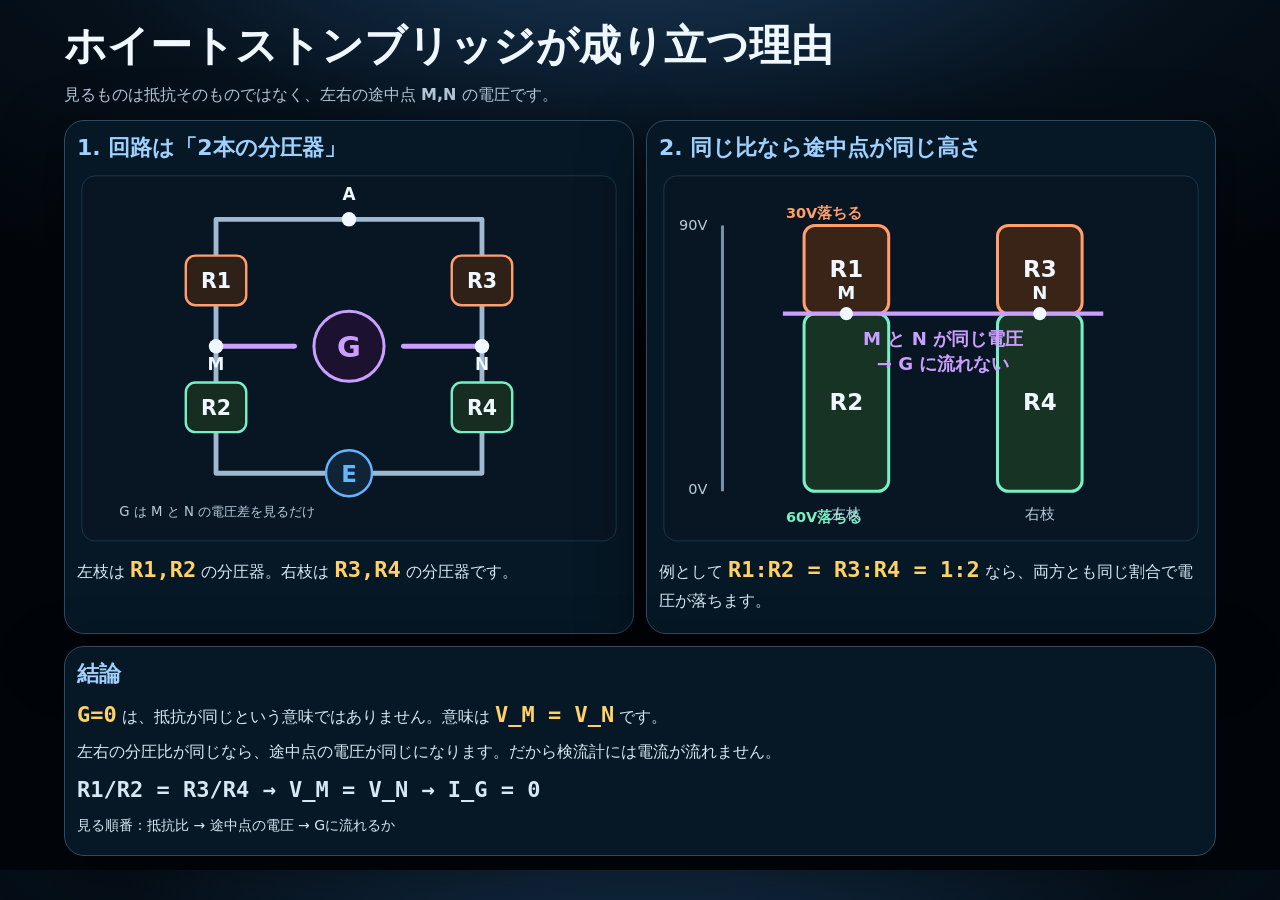
<file: wheatstone.html>
<!doctype html>
<html lang="ja">
<head>
<meta charset="utf-8">
<meta name="viewport" content="width=device-width,initial-scale=1">
<title>ホイートストンブリッジが成り立つ理由</title>
<style>
:root{color-scheme:dark;--bg:#06111c;--card:#071827;--ink:#eff8ff;--sub:#b8ccdd;--wire:#9fb9d1;--blue:#64b5ff;--orange:#ff9f6e;--green:#78efc4;--purple:#caa0ff;--red:#ff6b8a;--yellow:#ffd166}*{box-sizing:border-box}body{margin:0;background:radial-gradient(1000px 500px at 50% -140px,#1d4368,#06111c 60%,#02060b);color:var(--ink);font-family:system-ui,-apple-system,"Hiragino Sans","Noto Sans JP",sans-serif}.wrap{max-width:1180px;margin:auto;padding:14px}h1{font-size:clamp(24px,5vw,42px);margin:4px 0 8px}.lead{color:var(--sub);line-height:1.65;margin:0 0 12px}.grid{display:grid;grid-template-columns:1fr;gap:12px}.card{background:rgba(7,24,39,.96);border:1px solid #2e4b62;border-radius:20px;padding:12px;box-shadow:0 20px 60px #0008}.card h2{margin:0 0 8px;font-size:22px;color:#9fd1ff}.card p{margin:6px 0;color:#d7e8f4;line-height:1.65}.diagram{width:100%;height:auto;display:block}.formula{font-family:ui-monospace,SFMono-Regular,Menlo,monospace;font-weight:900;color:var(--yellow);font-size:22px}.small{font-size:14px;color:#9fb3c5}@media(min-width:950px){.grid{grid-template-columns:1fr 1fr}.wide{grid-column:1/-1}}
</style>
</head>
<body>
<main class="wrap">
<h1>ホイートストンブリッジが成り立つ理由</h1>
<p class="lead">見るものは抵抗そのものではなく、左右の途中点 <b>M,N</b> の電圧です。</p>
<section class="grid">
<div class="card">
<h2>1. 回路は「2本の分圧器」</h2>
<svg class="diagram" viewBox="0 0 900 620" aria-label="wheatstone bridge circuit">
<defs><marker id="ar" viewBox="0 0 10 10" refX="8" refY="5" markerWidth="6" markerHeight="6" orient="auto"><path d="M0 0 L10 5 L0 10z" fill="#ffd166"/></marker></defs>
<rect x="8" y="8" width="884" height="604" rx="22" fill="#081522" stroke="#2e4b62"/>
<path d="M450 80 H230 V500 H450" fill="none" stroke="#9fb9d1" stroke-width="8" stroke-linecap="round" stroke-linejoin="round"/>
<path d="M450 80 H670 V500 H450" fill="none" stroke="#9fb9d1" stroke-width="8" stroke-linecap="round" stroke-linejoin="round"/>
<rect x="180" y="140" width="100" height="82" rx="16" fill="#2f2117" stroke="#ff9f6e" stroke-width="4"/><text x="230" y="193" text-anchor="middle" fill="#eff8ff" font-size="34" font-weight="900">R1</text>
<rect x="180" y="350" width="100" height="82" rx="16" fill="#172d22" stroke="#78efc4" stroke-width="4"/><text x="230" y="403" text-anchor="middle" fill="#eff8ff" font-size="34" font-weight="900">R2</text>
<rect x="620" y="140" width="100" height="82" rx="16" fill="#2f2117" stroke="#ff9f6e" stroke-width="4"/><text x="670" y="193" text-anchor="middle" fill="#eff8ff" font-size="34" font-weight="900">R3</text>
<rect x="620" y="350" width="100" height="82" rx="16" fill="#172d22" stroke="#78efc4" stroke-width="4"/><text x="670" y="403" text-anchor="middle" fill="#eff8ff" font-size="34" font-weight="900">R4</text>
<path d="M230 290 H360" stroke="#caa0ff" stroke-width="8" stroke-linecap="round"/><path d="M540 290 H670" stroke="#caa0ff" stroke-width="8" stroke-linecap="round"/>
<circle cx="450" cy="290" r="58" fill="#1c1230" stroke="#caa0ff" stroke-width="5"/><text x="450" y="307" text-anchor="middle" fill="#caa0ff" font-size="48" font-weight="900">G</text>
<circle cx="450" cy="80" r="12" fill="#eff8ff"/><text x="450" y="48" text-anchor="middle" fill="#eff8ff" font-size="28" font-weight="900">A</text>
<circle cx="450" cy="500" r="12" fill="#eff8ff"/><text x="450" y="540" text-anchor="middle" fill="#eff8ff" font-size="28" font-weight="900">D</text>
<circle cx="230" cy="290" r="12" fill="#eff8ff"/><text x="230" y="330" text-anchor="middle" fill="#eff8ff" font-size="28" font-weight="900">M</text>
<circle cx="670" cy="290" r="12" fill="#eff8ff"/><text x="670" y="330" text-anchor="middle" fill="#eff8ff" font-size="28" font-weight="900">N</text>
<circle cx="450" cy="500" r="38" fill="#102437" stroke="#64b5ff" stroke-width="4"/><text x="450" y="514" text-anchor="middle" fill="#64b5ff" font-size="38" font-weight="900">E</text>
<text x="70" y="570" fill="#b8ccdd" font-size="22">G は M と N の電圧差を見るだけ</text>
</svg>
<p>左枝は <span class="formula">R1,R2</span> の分圧器。右枝は <span class="formula">R3,R4</span> の分圧器です。</p>
</div>
<div class="card">
<h2>2. 同じ比なら途中点が同じ高さ</h2>
<svg class="diagram" viewBox="0 0 900 620" aria-label="voltage divider heights">
<rect x="8" y="8" width="884" height="604" rx="22" fill="#081522" stroke="#2e4b62"/>
<line x1="105" y1="90" x2="105" y2="530" stroke="#7892aa" stroke-width="5"/>
<text x="80" y="98" text-anchor="end" fill="#b8ccdd" font-size="24">90V</text><text x="80" y="535" text-anchor="end" fill="#b8ccdd" font-size="24">0V</text>
<rect x="240" y="90" width="140" height="146" rx="18" fill="#3a2418" stroke="#ff9f6e" stroke-width="5"/><text x="310" y="175" text-anchor="middle" fill="#eff8ff" font-size="38" font-weight="900">R1</text>
<rect x="240" y="236" width="140" height="294" rx="18" fill="#163324" stroke="#78efc4" stroke-width="5"/><text x="310" y="395" text-anchor="middle" fill="#eff8ff" font-size="38" font-weight="900">R2</text>
<rect x="560" y="90" width="140" height="146" rx="18" fill="#3a2418" stroke="#ff9f6e" stroke-width="5"/><text x="630" y="175" text-anchor="middle" fill="#eff8ff" font-size="38" font-weight="900">R3</text>
<rect x="560" y="236" width="140" height="294" rx="18" fill="#163324" stroke="#78efc4" stroke-width="5"/><text x="630" y="395" text-anchor="middle" fill="#eff8ff" font-size="38" font-weight="900">R4</text>
<line x1="205" y1="236" x2="735" y2="236" stroke="#caa0ff" stroke-width="7"/>
<circle cx="310" cy="236" r="11" fill="#eff8ff"/><text x="310" y="212" text-anchor="middle" fill="#eff8ff" font-size="30" font-weight="900">M</text>
<circle cx="630" cy="236" r="11" fill="#eff8ff"/><text x="630" y="212" text-anchor="middle" fill="#eff8ff" font-size="30" font-weight="900">N</text>
<text x="210" y="78" fill="#ff9f6e" font-size="24" font-weight="900">30V落ちる</text>
<text x="210" y="580" fill="#78efc4" font-size="24" font-weight="900">60V落ちる</text>
<text x="470" y="288" text-anchor="middle" fill="#caa0ff" font-size="30" font-weight="900">M と N が同じ電圧</text>
<text x="470" y="330" text-anchor="middle" fill="#caa0ff" font-size="30" font-weight="900">→ G に流れない</text>
<text x="310" y="575" text-anchor="middle" fill="#b8ccdd" font-size="24">左枝</text><text x="630" y="575" text-anchor="middle" fill="#b8ccdd" font-size="24">右枝</text>
</svg>
<p>例として <span class="formula">R1:R2 = R3:R4 = 1:2</span> なら、両方とも同じ割合で電圧が落ちます。</p>
</div>
<div class="card wide">
<h2>結論</h2>
<p><span class="formula">G=0</span> は、抵抗が同じという意味ではありません。意味は <span class="formula">V_M = V_N</span> です。</p>
<p>左右の分圧比が同じなら、途中点の電圧が同じになります。だから検流計には電流が流れません。</p>
<p class="formula">R1/R2 = R3/R4 → V_M = V_N → I_G = 0</p>
<p class="small">見る順番：抵抗比 → 途中点の電圧 → Gに流れるか</p>
</div>
</section>
</main>
</body>
</html>
</file>
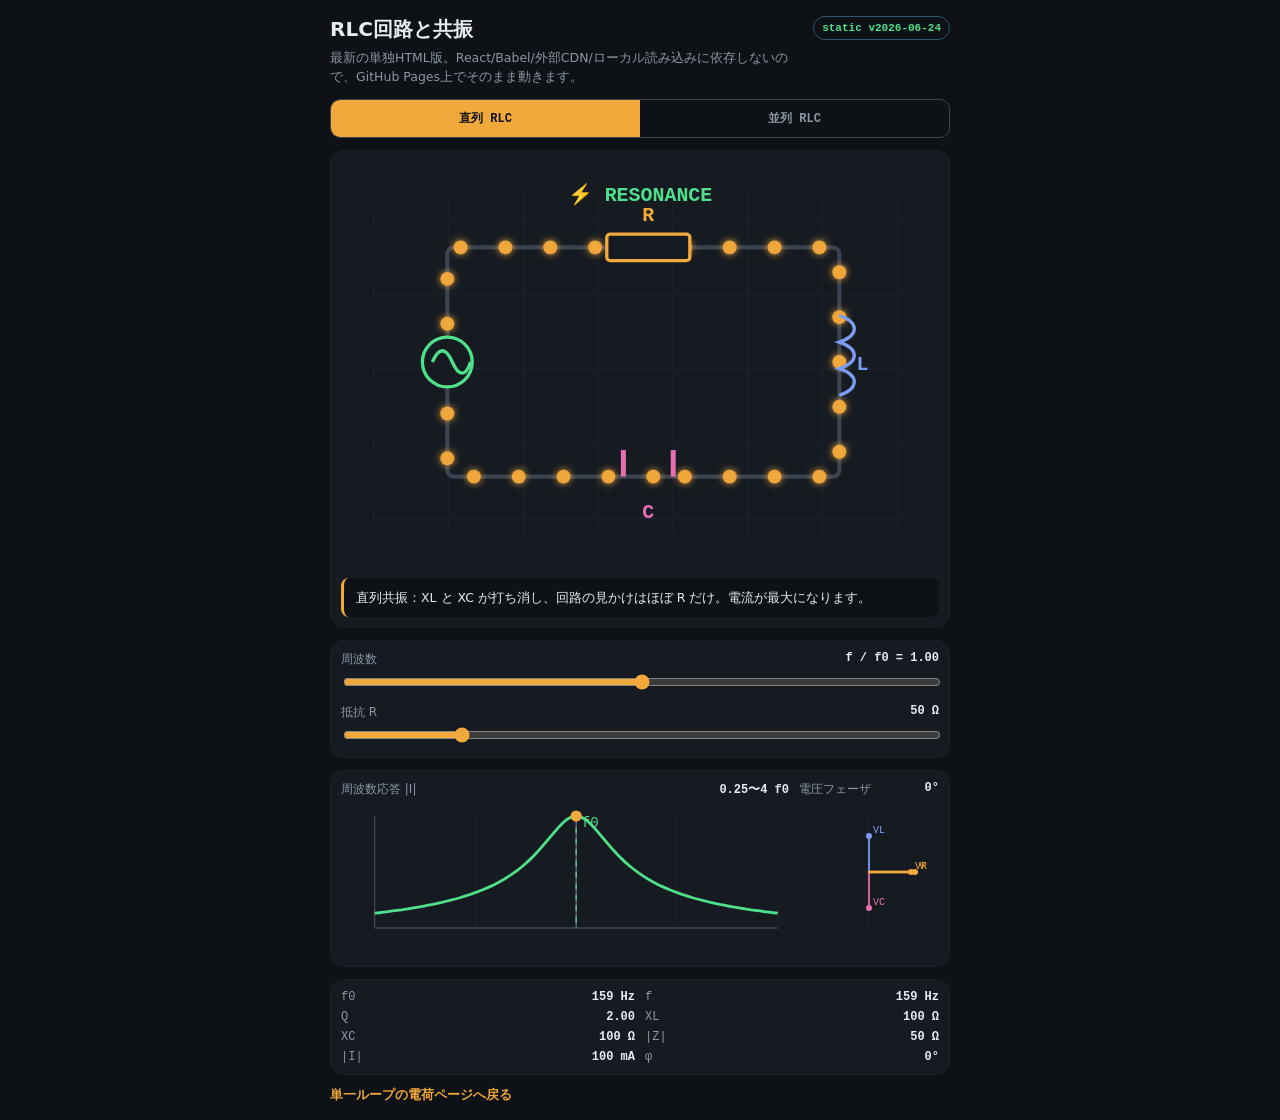
<file: charge-motion/lab.html>
<!doctype html>
<html lang="ja">
<head>
<meta charset="utf-8" />
<meta name="viewport" content="width=device-width,initial-scale=1,viewport-fit=cover" />
<title>RLC回路と共振 — 最新版</title>
<style>
:root{color-scheme:dark;--bg:#0E1116;--panel:#161B22;--grid:#1B2129;--wire:#3A434F;--text:#E6EDF3;--muted:#8B97A5;--accent:#F2A93B;--r:#F2A93B;--l:#7C9CF2;--c:#E66FB0;--ok:#4FE08A}*{box-sizing:border-box}html,body{margin:0;min-height:100%;background:var(--bg);color:var(--text);font-family:system-ui,-apple-system,BlinkMacSystemFont,"Hiragino Sans","Yu Gothic",sans-serif}body{padding:16px}.app{max-width:620px;margin:0 auto}.top{display:flex;justify-content:space-between;gap:12px;align-items:flex-start}.top h1{font-size:20px;margin:0}.sub{font-size:12.5px;line-height:1.55;color:var(--muted);margin:5px 0 0}.badge{font:700 11px ui-monospace,SFMono-Regular,Menlo,monospace;color:var(--ok);border:1px solid #31536d;border-radius:999px;padding:5px 8px;white-space:nowrap}.card{background:var(--panel);border:1px solid var(--grid);border-radius:14px;padding:10px;margin-top:12px}.tabs{display:flex;border:1px solid var(--wire);border-radius:10px;overflow:hidden;background:var(--bg);margin-top:12px}.tabs button{flex:1;border:0;background:transparent;color:var(--muted);padding:10px 6px;font:700 12px ui-monospace,SFMono-Regular,Menlo,monospace}.tabs button.on{background:var(--accent);color:#0E1116}.stage{width:100%;display:block}.status{margin-top:10px;background:#0E1116;border-left:3px solid var(--accent);border-radius:8px;padding:10px 12px;font-size:12.5px;line-height:1.55}.ctrl{display:grid;gap:10px}.label{display:flex;justify-content:space-between;color:var(--muted);font-size:12px;margin-bottom:4px}.label b{color:var(--text);font-family:ui-monospace,SFMono-Regular,Menlo,monospace}input{width:100%;accent-color:var(--accent)}.two{display:grid;grid-template-columns:1fr 140px;gap:10px;align-items:start}.read{display:grid;grid-template-columns:1fr 1fr;gap:6px 10px;font:12px ui-monospace,SFMono-Regular,Menlo,monospace}.read div{display:flex;justify-content:space-between;gap:8px}.read span:first-child{color:var(--muted)}.read span:last-child{font-weight:800}.back{display:inline-block;margin-top:12px;color:var(--accent);text-decoration:none;font-size:12.5px;font-weight:800}@media(max-width:520px){body{padding:12px}.two{grid-template-columns:1fr}.top{display:block}.badge{display:inline-block;margin-top:8px}}
</style>
</head>
<body>
<main class="app">
  <header class="top">
    <div>
      <h1>RLC回路と共振</h1>
      <p class="sub">最新の単独HTML版。React/Babel/外部CDN/ローカル読み込みに依存しないので、GitHub Pages上でそのまま動きます。</p>
    </div>
    <div class="badge">static v2026-06-24</div>
  </header>

  <div class="tabs">
    <button id="tabSeries" class="on">直列 RLC</button>
    <button id="tabParallel">並列 RLC</button>
  </div>

  <section class="card">
    <svg id="stage" class="stage" viewBox="0 0 360 245" role="img" aria-label="RLC circuit animation"></svg>
    <div id="status" class="status"></div>
  </section>

  <section class="card ctrl">
    <div>
      <div class="label"><span>周波数</span><b id="ratioLabel">f / f0 = 1.00</b></div>
      <input id="ratio" type="range" min="0" max="100" value="50" step="1" />
    </div>
    <div>
      <div class="label"><span>抵抗 R</span><b id="rLabel">50 Ω</b></div>
      <input id="r" type="range" min="10" max="220" value="50" step="5" />
    </div>
  </section>

  <section class="card two">
    <div>
      <div class="label"><span id="curveTitle">周波数応答</span><b>0.25〜4 f0</b></div>
      <svg id="curve" viewBox="0 0 320 110" style="width:100%;display:block"></svg>
    </div>
    <div>
      <div class="label"><span id="phasorTitle">フェーザ</span><b id="phaseLabel">0°</b></div>
      <svg id="phasor" viewBox="0 0 140 140" style="width:100%;display:block"></svg>
    </div>
  </section>

  <section class="card">
    <div id="read" class="read"></div>
  </section>

  <a class="back" href="./">単一ループの電荷ページへ戻る</a>
</main>

<script>
const SVG = "http://www.w3.org/2000/svg";
const V = 5;
const L = 0.1;
const CAP = 10e-6;
const colors = { bg:"#0E1116", panel:"#161B22", grid:"#1B2129", wire:"#3A434F", text:"#E6EDF3", muted:"#8B97A5", a:"#F2A93B", r:"#F2A93B", l:"#7C9CF2", c:"#E66FB0", ok:"#4FE08A" };
let mode = "series";
let tick = 0;

const el = id => document.getElementById(id);
const stage = el("stage"), curve = el("curve"), phasor = el("phasor"), read = el("read"), status = el("status");
const ratioInput = el("ratio"), rInput = el("r");

function ratioFromSlider(v){ return Math.pow(2, (Number(v) - 50) / 25); }
function fmtHz(f){ return f >= 1000 ? (f/1000).toFixed(2)+" kHz" : f.toFixed(0)+" Hz"; }
function fmt(x,d=0){ return Number.isFinite(x) ? x.toFixed(d) : "--"; }
function f0(){ return 1 / (2 * Math.PI * Math.sqrt(L * CAP)); }
function calc(ratio = ratioFromSlider(ratioInput.value), R = Number(rInput.value), m = mode){
  const fzero = f0();
  const f = fzero * ratio;
  const w = 2 * Math.PI * f;
  const XL = w * L;
  const XC = 1 / (w * CAP);
  if(m === "series"){
    const X = XL - XC;
    const Z = Math.hypot(R, X);
    const I = V / Z;
    const phi = Math.atan2(X, R);
    const Q = Math.sqrt(L / CAP) / R;
    return {ratio,R,fzero,f,XL,XC,Z,I,phi,Q,onRes:Math.abs(ratio-1)<0.035};
  }
  const G = 1 / R;
  const B = 1 / XC - 1 / XL;
  const Y = Math.hypot(G, B);
  const Z = 1 / Y;
  const I = V * Y;
  const IR = V / R, IL = V / XL, IC = V / XC;
  const phi = Math.atan2(B, G);
  const Q = R / Math.sqrt(L / CAP);
  return {ratio,R,fzero,f,XL,XC,Z,I,IR,IL,IC,phi,Q,onRes:Math.abs(ratio-1)<0.035};
}
function p(tag, attrs={}, children=[]){
  const n = document.createElementNS(SVG, tag);
  for(const [k,v] of Object.entries(attrs)) n.setAttribute(k, v);
  for(const c of children) n.appendChild(typeof c === "string" ? document.createTextNode(c) : c);
  return n;
}
function pointRect(s){
  const x1=64,y1=52,x2=300,y2=190;
  const a=x2-x1,b=y2-y1,Lp=2*(a+b);
  s=((s%Lp)+Lp)%Lp;
  if(s<a) return [x1+s,y1]; s-=a;
  if(s<b) return [x2,y1+s]; s-=b;
  if(s<a) return [x2-s,y2]; s-=a;
  return [x1,y2-s];
}
function drawDotsRect(g,d){
  const amp = Math.max(0.15, Math.min(2.2, d.I / (V / d.R)));
  const dir = d.phi > 0 ? 1 : 1;
  for(let i=0;i<28;i++){
    const [x,y] = pointRect(i*27 + tick*42*amp*dir);
    g.appendChild(p("circle",{cx:x,cy:y,r:4.2,fill:colors.a,opacity:0.95}));
  }
}
function branchDots(g,x,color,phase,scale){
  const n = 6;
  const y1=62,y2=190;
  const swing = Math.sin(tick*0.08 + phase) * 16 * Math.min(2.1, Math.max(0.25, scale));
  for(let i=0;i<n;i++){
    const y = y1 + (i+0.5)*(y2-y1)/n + swing;
    g.appendChild(p("circle",{cx:x,cy:y,r:4,fill:color,opacity:0.92}));
  }
}
function drawStage(){
  const d = calc();
  stage.innerHTML = "";
  const defs = p("defs",{},[
    p("filter",{id:"glow",x:"-50%",y:"-50%",width:"200%",height:"200%"},[
      p("feGaussianBlur",{stdDeviation:"2.2",result:"b"}),p("feMerge",{},[p("feMergeNode",{in:"b"}),p("feMergeNode",{in:"SourceGraphic"})])
    ])
  ]);
  stage.appendChild(defs);
  for(let i=0;i<8;i++) stage.appendChild(p("line",{x1:20+i*45,y1:20,x2:20+i*45,y2:225,stroke:colors.grid}));
  for(let i=0;i<5;i++) stage.appendChild(p("line",{x1:20,y1:35+i*45,x2:340,y2:35+i*45,stroke:colors.grid}));
  const g=p("g",{stroke:colors.wire,"stroke-width":2.5,fill:"none","stroke-linecap":"round"});
  if(mode === "series"){
    g.appendChild(p("rect",{x:64,y:52,width:236,height:138,rx:4})); stage.appendChild(g);
    const dots=p("g",{filter:"url(#glow)"}); drawDotsRect(dots,d); stage.appendChild(dots);
    stage.appendChild(p("circle",{cx:64,cy:121,r:15,fill:colors.panel,stroke:d.onRes?colors.ok:colors.a,"stroke-width":2}));
    stage.appendChild(p("path",{d:"M55 121 C59 112,63 112,67 121 S75 130,78 121",fill:"none",stroke:d.onRes?colors.ok:colors.a,"stroke-width":2}));
    stage.appendChild(p("rect",{x:160,y:44,width:50,height:16,rx:2,fill:colors.panel,stroke:colors.r,"stroke-width":2}));
    stage.appendChild(p("path",{d:"M300 93 c12 4 12 12 0 16 c12 4 12 12 0 16 c12 4 12 12 0 16",fill:"none",stroke:colors.l,"stroke-width":2}));
    stage.appendChild(p("line",{x1:170,y1:190,x2:170,y2:174,stroke:colors.c,"stroke-width":3}));
    stage.appendChild(p("line",{x1:200,y1:190,x2:200,y2:174,stroke:colors.c,"stroke-width":3}));
    label(185,36,"R",colors.r); label(314,126,"L",colors.l); label(185,215,"C",colors.c);
  } else {
    g.appendChild(p("line",{x1:64,y1:62,x2:310,y2:62}));
    g.appendChild(p("line",{x1:64,y1:190,x2:310,y2:190}));
    g.appendChild(p("line",{x1:64,y1:62,x2:64,y2:190}));
    for(const x of [150,225,300]){ g.appendChild(p("line",{x1:x,y1:62,x2:x,y2:190})); }
    stage.appendChild(g);
    const dots=p("g",{filter:"url(#glow)"});
    branchDots(dots,150,colors.r,0,d.IR/(V/d.R));
    branchDots(dots,225,colors.l,-Math.PI/2,d.IL/(V/d.R));
    branchDots(dots,300,colors.c,Math.PI/2,d.IC/(V/d.R));
    branchDots(dots,64,colors.a,d.phi,d.I/(V/d.R));
    stage.appendChild(dots);
    stage.appendChild(p("circle",{cx:64,cy:126,r:15,fill:colors.panel,stroke:d.onRes?colors.ok:colors.a,"stroke-width":2}));
    stage.appendChild(p("path",{d:"M55 126 C59 117,63 117,67 126 S75 135,78 126",fill:"none",stroke:d.onRes?colors.ok:colors.a,"stroke-width":2}));
    stage.appendChild(p("rect",{x:141,y:105,width:18,height:42,rx:2,fill:colors.panel,stroke:colors.r,"stroke-width":2}));
    stage.appendChild(p("path",{d:"M225 105 c-4 8 -4 12 0 16 c4 8 4 12 0 16 c-4 8 -4 12 0 16",fill:"none",stroke:colors.l,"stroke-width":2}));
    stage.appendChild(p("line",{x1:291,y1:110,x2:309,y2:110,stroke:colors.c,"stroke-width":3}));
    stage.appendChild(p("line",{x1:291,y1:142,x2:309,y2:142,stroke:colors.c,"stroke-width":3}));
    label(150,98,"R",colors.r); label(225,98,"L",colors.l); label(300,98,"C",colors.c);
  }
  if(d.onRes) label(180,24,"⚡ RESONANCE",colors.ok);
  status.textContent = mode === "series"
    ? (d.onRes ? "直列共振：XL と XC が打ち消し、回路の見かけはほぼ R だけ。電流が最大になります。" : (d.XL>d.XC ? "直列RLC：今は誘導性寄り。電流は電圧より遅れます。" : "直列RLC：今は容量性寄り。電流は電圧より進みます。"))
    : (d.onRes ? "並列共振：L枝とC枝の電流が大きく循環し、電源から見た電流は最小になります。" : (d.XL>d.XC ? "並列RLC：合成は容量性寄り。" : "並列RLC：合成は誘導性寄り。"));
}
function label(x,y,text,color){
  stage.appendChild(p("text",{x,y,fill:color,"font-size":12,"font-family":"ui-monospace,SFMono-Regular,Menlo,monospace","font-weight":800,"text-anchor":"middle"},[text]));
}
function drawCurve(){
  const d=calc(); curve.innerHTML="";
  const W=320,H=110,ml=24,mr=8,mt=10,mb=20;
  const xs = r => ml + (Math.log2(r/0.25)/Math.log2(16))*(W-ml-mr);
  let vals=[];
  for(let i=0;i<=90;i++){
    const rr=0.25*Math.pow(16,i/90);
    const v=mode==="series" ? calc(rr,d.R,"series").I/(V/d.R) : calc(rr,d.R,"parallel").Z/d.R;
    vals.push({rr,v});
  }
  const vmax=Math.max(...vals.map(o=>o.v),1e-9);
  const ys = v => mt + (1 - v/vmax)*(H-mt-mb);
  for(const rr of [0.25,0.5,1,2,4]) curve.appendChild(p("line",{x1:xs(rr),y1:mt,x2:xs(rr),y2:H-mb,stroke:rr===1?colors.ok:colors.grid,"stroke-dasharray":rr===1?"4 4":""}));
  curve.appendChild(p("line",{x1:ml,y1:H-mb,x2:W-mr,y2:H-mb,stroke:colors.wire}));
  curve.appendChild(p("line",{x1:ml,y1:mt,x2:ml,y2:H-mb,stroke:colors.wire}));
  let path=""; vals.forEach((o,i)=>{path+=(i?"L":"M")+xs(o.rr).toFixed(1)+" "+ys(o.v).toFixed(1)+" ";});
  curve.appendChild(p("path",{d:path,fill:"none",stroke:colors.ok,"stroke-width":2}));
  const cx=xs(d.ratio), cy=ys(mode==="series"?d.I/(V/d.R):d.Z/d.R);
  curve.appendChild(p("line",{x1:cx,y1:mt,x2:cx,y2:H-mb,stroke:colors.muted,opacity:.65}));
  curve.appendChild(p("circle",{cx,cy,r:4,fill:colors.a}));
  curve.appendChild(p("text",{x:xs(1)+4,y:18,fill:colors.ok,"font-size":10,"font-family":"ui-monospace,SFMono-Regular,Menlo,monospace"},["f0"]));
  el("curveTitle").textContent = mode==="series" ? "周波数応答 |I|" : "周波数応答 |Z|";
}
function arrow(x2,y2,color,labelText,width=2){
  const cx=70,cy=70;
  phasor.appendChild(p("line",{x1:cx,y1:cy,x2:cx+x2,y2:cy-y2,stroke:color,"stroke-width":width,"stroke-linecap":"round"}));
  phasor.appendChild(p("circle",{cx:cx+x2,cy:cy-y2,r:3,fill:color}));
  phasor.appendChild(p("text",{x:cx+x2+(x2>=0?4:-4),y:cy-y2-3,fill:color,"font-size":10,"font-family":"ui-monospace,SFMono-Regular,Menlo,monospace","text-anchor":x2>=0?"start":"end"},[labelText]));
}
function drawPhasor(){
  const d=calc(); phasor.innerHTML="";
  phasor.appendChild(p("line",{x1:8,y1:70,x2:132,y2:70,stroke:colors.grid}));
  phasor.appendChild(p("line",{x1:70,y1:8,x2:70,y2:132,stroke:colors.grid}));
  if(mode==="series"){
    arrow(42,0,colors.r,"VR",2.3);
    arrow(0,Math.min(42,d.XL/d.R*18),colors.l,"VL",1.8);
    arrow(0,-Math.min(42,d.XC/d.R*18),colors.c,"VC",1.8);
    arrow(46*Math.cos(d.phi),46*Math.sin(d.phi),colors.a,"V",2.5);
    el("phasorTitle").textContent="電圧フェーザ";
  }else{
    arrow(42,0,colors.r,"IR",2.3);
    arrow(0,-Math.min(42,d.IL/(V/d.R)*18),colors.l,"IL",1.8);
    arrow(0,Math.min(42,d.IC/(V/d.R)*18),colors.c,"IC",1.8);
    arrow(46*Math.cos(d.phi),46*Math.sin(d.phi),colors.a,"I",2.5);
    el("phasorTitle").textContent="電流フェーザ";
  }
  el("phaseLabel").textContent = fmt(d.phi*180/Math.PI,0)+"°";
}
function updateRead(){
  const d=calc();
  el("ratioLabel").textContent="f / f0 = "+fmt(d.ratio,2);
  el("rLabel").textContent=d.R+" Ω";
  const rows = mode==="series" ? [
    ["f0",fmtHz(d.fzero)],["f",fmtHz(d.f)],["Q",fmt(d.Q,2)],["XL",fmt(d.XL)+" Ω"],["XC",fmt(d.XC)+" Ω"],["|Z|",fmt(d.Z)+" Ω"],["|I|",fmt(d.I*1000)+" mA"],["φ",fmt(d.phi*180/Math.PI)+"°"]
  ] : [
    ["f0",fmtHz(d.fzero)],["f",fmtHz(d.f)],["Q",fmt(d.Q,2)],["XL",fmt(d.XL)+" Ω"],["XC",fmt(d.XC)+" Ω"],["|Z|",fmt(d.Z)+" Ω"],["Is",fmt(d.I*1000)+" mA"],["φ",fmt(d.phi*180/Math.PI)+"°"]
  ];
  read.innerHTML = rows.map(([k,v])=>`<div><span>${k}</span><span>${v}</span></div>`).join("");
}
function setMode(m){
  mode=m;
  el("tabSeries").classList.toggle("on",m==="series");
  el("tabParallel").classList.toggle("on",m==="parallel");
  render();
}
function render(){ drawStage(); drawCurve(); drawPhasor(); updateRead(); }
function loop(){ tick += 1; drawStage(); requestAnimationFrame(loop); }
el("tabSeries").onclick=()=>setMode("series");
el("tabParallel").onclick=()=>setMode("parallel");
ratioInput.oninput=render; rInput.oninput=render;
render(); requestAnimationFrame(loop);
</script>
</body>
</html>
</file>
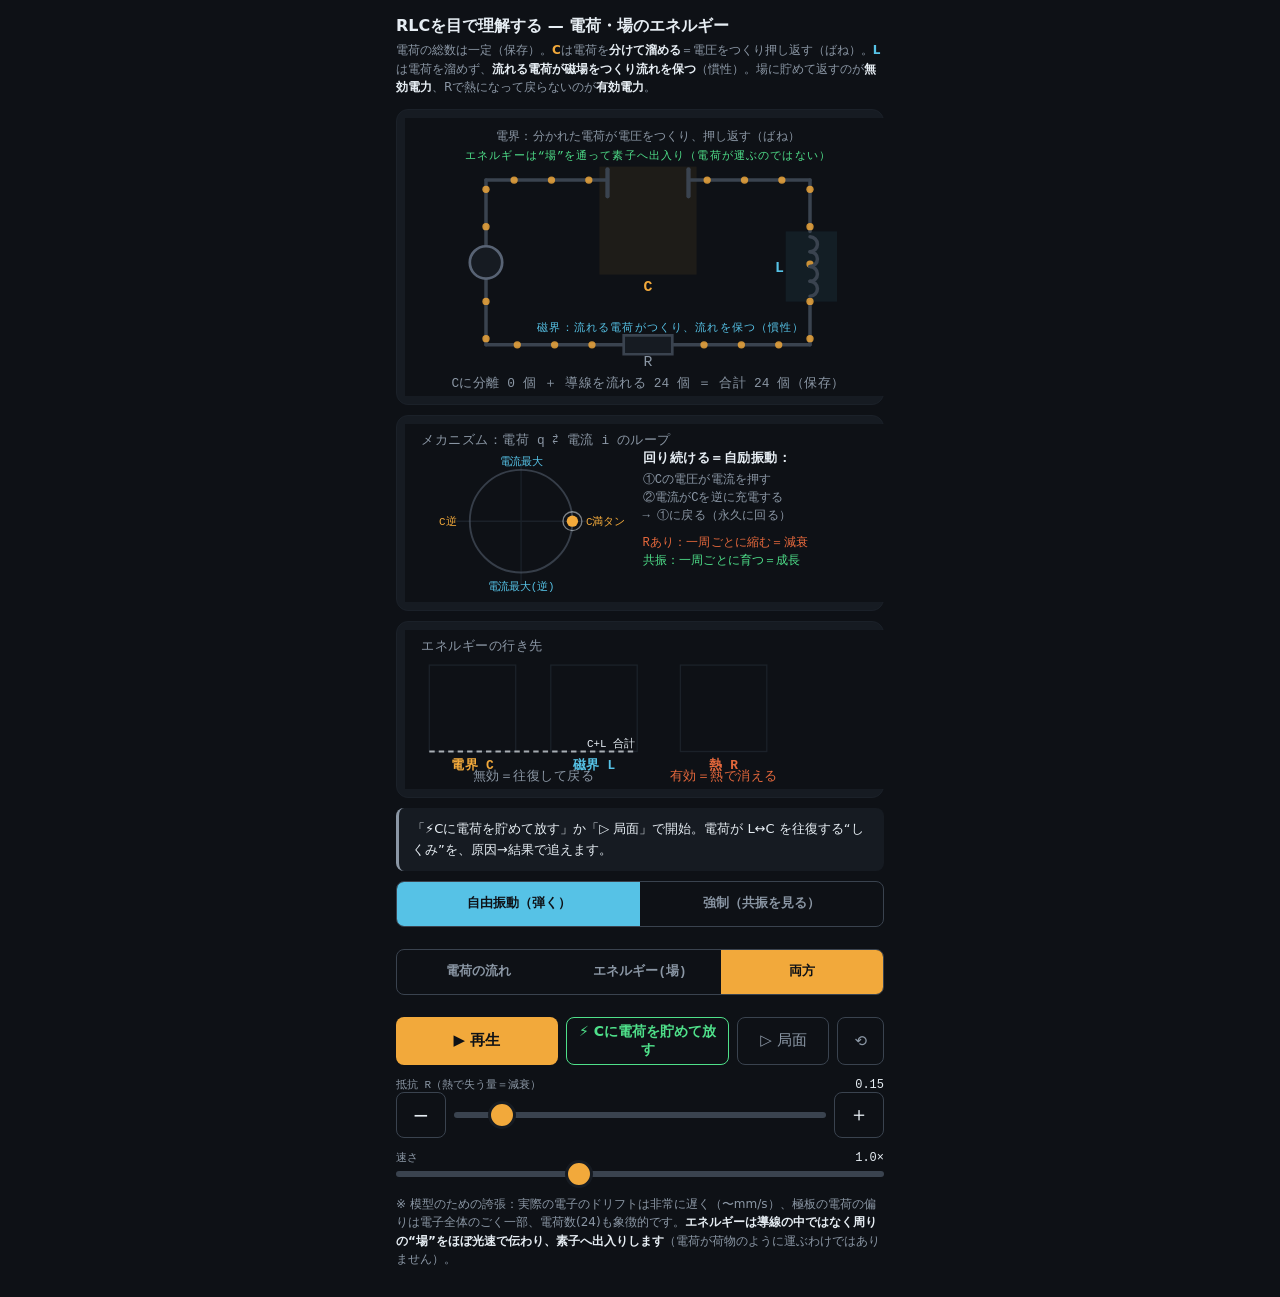
<file: charge-motion/rlc-resonance.html>
<!doctype html>
<html lang="ja">
<head>
<meta charset="utf-8">
<meta name="viewport" content="width=device-width, initial-scale=1, maximum-scale=1, user-scalable=no">
<title>RLCを目で理解する — 電荷・場のエネルギー・無効電力・共振</title>
<style>
*{box-sizing:border-box;-webkit-tap-highlight-color:transparent;}
html,body{margin:0;background:#0E1116;color:#E6EDF3;font-family:Inter,system-ui,-apple-system,sans-serif;}
.wrap{max-width:520px;margin:0 auto;padding:16px;}
h1{font-size:16px;font-weight:700;margin:0 0 4px;}
.sub{font-size:12px;color:#8B97A5;line-height:1.55;margin:0 0 12px;}
.sub b{color:#E6EDF3;}
.seg{display:flex;border:1px solid #3A434F;border-radius:8px;overflow:hidden;background:#0E1116;margin-bottom:10px;}
.seg button{flex:1;min-height:44px;border:none;background:transparent;color:#8B97A5;font-family:ui-monospace,Menlo,monospace;font-size:12.5px;font-weight:600;cursor:pointer;padding:0 4px;}
.seg button.on{background:#F2A93B;color:#0E1116;}
.seg.b button.on{background:#56C2E6;}
.panel{background:#161B22;border:1px solid #1B2129;border-radius:12px;padding:8px;margin-bottom:10px;}
canvas{display:block;width:100%;}
.expl{padding:11px 13px;background:#161B22;border-radius:8px;border-left:3px solid #4FE08A;font-size:13px;line-height:1.55;margin-bottom:10px;min-height:20px;}
.controls{display:flex;flex-direction:column;gap:12px;}
.row{display:flex;gap:8px;align-items:center;}
.primary{flex:1;min-height:48px;border:none;border-radius:8px;background:#F2A93B;color:#0E1116;font-weight:700;font-size:15px;cursor:pointer;font-family:inherit;}
.pluck{flex:1;min-height:48px;border:1px solid #4FE08A;border-radius:8px;background:#0E1116;color:#4FE08A;font-weight:700;font-size:14px;cursor:pointer;font-family:inherit;}
.ghost{min-height:48px;padding:0 16px;border:1px solid #3A434F;border-radius:8px;background:#0E1116;color:#8B97A5;font-size:15px;cursor:pointer;font-family:inherit;}
.step{min-width:50px;min-height:46px;border:1px solid #3A434F;border-radius:8px;background:#0E1116;color:#E6EDF3;font-size:20px;cursor:pointer;font-family:inherit;}
.lab{font-family:ui-monospace,Menlo,monospace;font-size:11px;color:#8B97A5;}
.prm{display:flex;justify-content:space-between;align-items:baseline;}
.val{font-family:ui-monospace,Menlo,monospace;font-size:12px;color:#E6EDF3;}
.hide{display:none;}
input[type=range]{-webkit-appearance:none;appearance:none;flex:1;width:100%;height:6px;border-radius:3px;background:#3A434F;outline:none;touch-action:none;margin:6px 0;}
input[type=range]::-webkit-slider-thumb{-webkit-appearance:none;appearance:none;width:28px;height:28px;border-radius:50%;background:#F2A93B;cursor:pointer;border:3px solid #161B22;}
input[type=range]::-moz-range-thumb{width:28px;height:28px;border-radius:50%;background:#F2A93B;cursor:pointer;border:3px solid #161B22;}
</style>
</head>
<body>
<div class="wrap">
  <h1>RLCを目で理解する — 電荷・場のエネルギー</h1>
  <p class="sub">電荷の総数は一定（保存）。<b style="color:#F2A93B">C</b>は電荷を<b>分けて溜める</b>＝電圧をつくり押し返す（ばね）。<b style="color:#56C2E6">L</b>は電荷を溜めず、<b>流れる電荷が磁場をつくり流れを保つ</b>（慣性）。場に貯めて返すのが<b>無効電力</b>、Rで熱になって戻らないのが<b>有効電力</b>。</p>

  <div class="panel"><canvas id="cCirc"></canvas></div>
  <div class="panel"><canvas id="cMech"></canvas></div>
  <div class="panel"><canvas id="cLedger"></canvas></div>
  <div id="expl" class="expl"></div>

  <div class="controls">
    <div class="seg b"><button data-mode="free" class="on">自由振動（弾く）</button><button data-mode="driven">強制（共振を見る）</button></div>
    <div class="seg"><button data-view="charge">電荷の流れ</button><button data-view="energy">エネルギー(場)</button><button data-view="both" class="on">両方</button></div>
    <div class="row">
      <button id="play" class="primary">▶ 再生</button>
      <button id="pluck" class="pluck">⚡ Cに電荷を貯めて放す</button>
      <button id="step" class="ghost" style="min-width:92px">▷ 局面</button>
      <button id="reset" class="ghost">⟲</button>
    </div>
    <div id="freqWrap" class="hide">
      <div class="prm"><span class="lab">周波数 f / f₀（1.0 で共振）</span><span class="val" id="fval">1.00</span></div>
      <div class="row"><button class="step" id="fdn">−</button><input id="freq" type="range" min="-0.7" max="0.7" step="0.005" value="0"><button class="step" id="fup">＋</button></div>
    </div>
    <div>
      <div class="prm"><span class="lab">抵抗 R（熱で失う量＝減衰）</span><span class="val" id="rval">0.15</span></div>
      <div class="row"><button class="step" id="rdn">−</button><input id="res" type="range" min="0" max="1.5" step="0.01" value="0.15"><button class="step" id="rup">＋</button></div>
    </div>
    <div>
      <div class="prm"><span class="lab">速さ</span><span class="val" id="sval">1.0×</span></div>
      <div class="row"><input id="spd" type="range" min="0.3" max="2.2" step="0.1" value="1"></div>
    </div>
  </div>
  <p class="sub" style="margin-top:12px">※ 模型のための誇張：実際の電子のドリフトは非常に遅く（〜mm/s）、極板の電荷の偏りは電子全体のごく一部、電荷数(24)も象徴的です。<b>エネルギーは導線の中ではなく周りの“場”をほぼ光速で伝わり、素子へ出入りします</b>（電荷が荷物のように運ぶわけではありません）。</p>
</div>

<script>
// normalized series RLC (L=C=1, w0=1): q'' + R q' + q = drive(t).  state q,i.
// E_C = 0.5 q^2 (electric field in C),  E_L = 0.5 i^2 (magnetic field in L),
// heat = ∫ R i^2 dt (energy lost in R, never returns).
(function(){
  var C={bg:"#0E1116",panel:"#161B22",grid:"#1B2129",wire:"#3A434F",text:"#E6EDF3",muted:"#8B97A5",
         elec:"#F2A93B",mag:"#56C2E6",heat:"#E5683C",real:"#4FE08A",ghost:"#586374",ret:"#56C2E6"};
  var MONO="ui-monospace, SFMono-Regular, Menlo, monospace";
  var $=function(id){return document.getElementById(id);};
  var st={mode:"free",playing:false,R:0.15,rIdx:0,spd:1,view:"both"};
  var sim={q:0,i:0,t:0,heat:0};
  var envQ=1e-6,envI=1e-6,envE=1e-6, last=null, prevEc=0, trail=[];
  var ctx;

  function setup(id,h){var cv=$(id);return{cv:cv,cx:cv.getContext("2d"),h:h};}
  var CIRC=setup("cCirc",206), MECH=setup("cMech",132), LED=setup("cLedger",118);
  function fitOne(o){var w=Math.min(o.cv.parentNode.clientWidth,504);if(w<10)w=320;var dpr=window.devicePixelRatio||1;
    o.cv.style.width=w+"px";o.cv.style.height=(w*o.h/360)+"px";o.cv.width=Math.round(w*dpr);o.cv.height=Math.round(w*o.h/360*dpr);
    o.cx.setTransform(o.cv.width/360,0,0,o.cv.width/360,0,0);}
  function fitAll(){fitOne(CIRC);fitOne(MECH);fitOne(LED);}
  function phaseIdx(){var a=(Math.atan2(sim.i/envI,sim.q/envQ)+6.2832)%6.2832;return Math.floor(a/(Math.PI/2));}

  function line(x1,y1,x2,y2,col,lw){ctx.strokeStyle=col;ctx.lineWidth=lw||1;ctx.beginPath();ctx.moveTo(x1,y1);ctx.lineTo(x2,y2);ctx.stroke();}
  function disc(x,y,r,col,a){ctx.save();ctx.globalAlpha=a==null?1:a;ctx.fillStyle=col;ctx.beginPath();ctx.arc(x,y,r,0,6.2832);ctx.fill();ctx.restore();}
  function txt(t,x,y,col,size,weight,align){ctx.save();ctx.fillStyle=col;ctx.font=(weight||400)+" "+size+"px "+MONO;ctx.textAlign=align||"start";ctx.textBaseline="alphabetic";ctx.fillText(t,x,y);ctx.restore();}
  function arrowT(x,y,dir,size,col,a){ctx.save();ctx.globalAlpha=a==null?1:a;ctx.fillStyle=col;ctx.beginPath();
    if(dir==="up"){ctx.moveTo(x,y-size);ctx.lineTo(x-size*0.8,y);ctx.lineTo(x+size*0.8,y);}else if(dir==="down"){ctx.moveTo(x,y+size);ctx.lineTo(x-size*0.8,y);ctx.lineTo(x+size*0.8,y);}
    else if(dir==="right"){ctx.moveTo(x+size,y);ctx.lineTo(x,y-size*0.8);ctx.lineTo(x,y+size*0.8);}else{ctx.moveTo(x-size,y);ctx.lineTo(x,y-size*0.8);ctx.lineTo(x,y+size*0.8);}
    ctx.closePath();ctx.fill();ctx.restore();}
  // energy flow through the field (Poynting): arrows in the SPACE around a component,
  // pointing inward (energy entering the field region) or outward (returning).
  function energyFlux(cx,cy,rad,inward,mag,col){
    var a=Math.min(mag,1);if(a<0.05)return;var len=5+9*a,n=4,k;
    for(k=0;k<n;k++){var ang=k/n*6.2832,ox=Math.cos(ang),oy=Math.sin(ang);
      var tail=inward?rad+len:rad,head=inward?rad:rad+len;
      var hx=cx+ox*head,hy=cy+oy*head,tx=cx+ox*tail,ty=cy+oy*tail;
      ctx.save();ctx.globalAlpha=0.35+0.55*a;ctx.strokeStyle=col;ctx.fillStyle=col;ctx.lineWidth=1.5;
      ctx.beginPath();ctx.moveTo(tx,ty);ctx.lineTo(hx,hy);ctx.stroke();
      var hang=Math.atan2(hy-ty,hx-tx);
      ctx.beginPath();ctx.moveTo(hx,hy);ctx.lineTo(hx-5*Math.cos(hang-0.5),hy-5*Math.sin(hang-0.5));ctx.lineTo(hx-5*Math.cos(hang+0.5),hy-5*Math.sin(hang+0.5));ctx.closePath();ctx.fill();
      ctx.restore();}
  }

  // physics step
  function iprime(q,i){var drive=st.mode==="free"?0:Math.sin(curW*sim.t);return drive-st.R*i-q;}
  var curW=1;
  function rk4(dt){var q=sim.q,i=sim.i,t=sim.t;
    function f(q,i,t){var drive=st.mode==="free"?0:Math.sin(curW*t);return [i,drive-st.R*i-q];}
    var k1=f(q,i,t),k2=f(q+dt/2*k1[0],i+dt/2*k1[1],t+dt/2),k3=f(q+dt/2*k2[0],i+dt/2*k2[1],t+dt/2),k4=f(q+dt*k3[0],i+dt*k3[1],t+dt);
    var ni=i+dt/6*(k1[1]+2*k2[1]+2*k3[1]+k4[1]);
    sim.q=q+dt/6*(k1[0]+2*k2[0]+2*k3[0]+k4[0]);
    sim.heat+=st.R*((i+ni)/2)*((i+ni)/2)*dt;  // R i^2 dt
    sim.i=ni;sim.t+=dt;}

  // open conductor (broken only at the capacitor gap). NQ charges, count conserved.
  var x1=60,x2=300,yt=46,yb=168,pL=150,pR=210,pyT=38,pyB=58;
  var cond=[[pR,yt],[x2,yt],[x2,yb],[x1,yb],[x1,yt],[pL,yt]];
  var CL=(function(){var t=0,k;for(k=0;k<cond.length-1;k++)t+=Math.hypot(cond[k+1][0]-cond[k][0],cond[k+1][1]-cond[k][1]);return t;})();
  function condAt(d){var x=d,k;for(k=0;k<cond.length-1;k++){var a=cond[k],b=cond[k+1],l=Math.hypot(b[0]-a[0],b[1]-a[1]);if(x<=l){var u=l?x/l:0;return [a[0]+(b[0]-a[0])*u,a[1]+(b[1]-a[1])*u];}x-=l;}return cond[cond.length-1];}
  var NQ=24;
  function stackPos(side,k){var col=Math.floor(k/6),row=k%6;return side==="L"?[158+col*9,64+row*9]:[202-col*9,64+row*9];}

  function drawCirc(){
    ctx=CIRC.cx;ctx.fillStyle=C.bg;ctx.fillRect(0,0,360,CIRC.h);
    var q=sim.q,i=sim.i,El=0.5*i*i;
    var qn=Math.max(-1,Math.min(q/envQ,1)), inorm=i/envI, eln=El/envE;
    var ev=st.view!=="charge", chA=st.view==="energy"?0.18:0.92;
    // field tints (where the energy lives)
    ctx.save();ctx.globalAlpha=0.07+0.38*Math.min(Math.abs(qn),1);ctx.fillStyle=C.elec;ctx.fillRect(144,36,72,80);ctx.restore();
    ctx.save();ctx.globalAlpha=0.07+0.38*Math.min(Math.abs(eln),1);ctx.fillStyle=C.mag;ctx.fillRect(282,84,38,52);ctx.restore();
    // wires (gap only between the two plates at top)
    ctx.lineCap="round";
    line(pR,yt,x2,yt,C.wire,2.6);line(x2,yt,x2,84,C.wire,2.6);line(x2,136,x2,yb,C.wire,2.6);
    line(x2,yb,x1,yb,C.wire,2.6);line(x1,yb,x1,yt,C.wire,2.6);line(x1,yt,pL,yt,C.wire,2.6);
    // plates
    line(pL,pyT,pL,pyB,C.wire,3.2);line(pR,pyT,pR,pyB,C.wire,3.2);
    // distribute the NQ charges: flowing in the wire, or stacked on a plate (total conserved)
    var s=0.42*CL*qn, nL=0,nR=0,k,p,pp;
    for(k=0;k<NQ;k++){var e=(k+0.5)/NQ*CL,a=e+s;
      if(a>CL){p=stackPos("L",Math.min(nL++,11));disc(p[0],p[1],3.3,C.elec,0.95*chA);}
      else if(a<0){p=stackPos("R",Math.min(nR++,11));disc(p[0],p[1],3.3,C.elec,0.95*chA);}
      else{pp=condAt(a);disc(pp[0],pp[1],2.7,C.elec,0.9*chA);}}
    var sep=nL+nR, inWire=NQ-sep;
    // vacated slots (holes) on the depleted plate -> count is obviously conserved
    for(k=0;k<nL;k++){p=stackPos("R",Math.min(k,11));ctx.save();ctx.globalAlpha=0.85*chA;ctx.strokeStyle=C.ghost;ctx.lineWidth=1.2;ctx.beginPath();ctx.arc(p[0],p[1],3.3,0,6.2832);ctx.stroke();ctx.restore();}
    for(k=0;k<nR;k++){p=stackPos("L",Math.min(k,11));ctx.save();ctx.globalAlpha=0.85*chA;ctx.strokeStyle=C.ghost;ctx.lineWidth=1.2;ctx.beginPath();ctx.arc(p[0],p[1],3.3,0,6.2832);ctx.stroke();ctx.restore();}
    // electric field lines across the gap (grow with separated charge)
    if(sep>0){ctx.save();ctx.strokeStyle=C.elec;ctx.globalAlpha=0.15+0.5*Math.min(Math.abs(qn),1);var m;for(m=0;m<3;m++){var yy=pyT+4+m*7;line(pL+3,yy,pR-3,yy,C.elec,1);}ctx.restore();}
    var netL=nL-nR;
    txt(netL>0?"＋":netL<0?"−":"",pL-9,34,netL>0?C.elec:C.mag,12,700,"center");
    txt(netL>0?"−":netL<0?"＋":"",pR+9,34,netL>0?C.mag:C.elec,12,700,"center");
    txt("C",180,128,C.elec,11,700,"center");
    txt("電界：分かれた電荷が電圧をつくり、押し返す（ばね）",180,16,C.muted,9,400,"center");
    // L coil + magnetic field: made by MOVING charge; it keeps the flow going
    var cx=x2,y0=88,y1=132,seg=(y1-y0)/4,r=seg/2;
    if(Math.abs(inorm)>0.04){ctx.save();ctx.strokeStyle=C.mag;ctx.globalAlpha=0.25+0.5*Math.min(Math.abs(inorm),1);var rr;for(rr=0;rr<3;rr++){ctx.lineWidth=1;ctx.beginPath();ctx.arc(cx,(y0+y1)/2,7+rr*5,-1.15,1.15);ctx.stroke();}ctx.restore();}
    ctx.save();ctx.strokeStyle=C.wire;ctx.lineWidth=2.6;for(k=0;k<4;k++){var cyy=y0+seg*(k+0.5);ctx.beginPath();ctx.arc(cx,cyy,r,Math.PI/2,-Math.PI/2,true);ctx.stroke();}ctx.restore();
    txt("L",274,114,C.mag,11,700);
    txt("磁界：流れる電荷がつくり、流れを保つ（慣性）",x2-4,158,C.mag,8.5,400,"end");
    // R + heat
    var hN=Math.min(st.R*i*i/(envE+1e-9),1);
    ctx.fillStyle=C.panel;ctx.strokeStyle=C.wire;ctx.lineWidth=2;ctx.beginPath();ctx.rect(162,yb-7,36,14);ctx.fill();ctx.stroke();
    if(hN>0.02){disc(180,yb,12,C.heat,0.5*hN);}
    txt("R",180,yb+16,C.muted,11,400,"center");
    // source
    ctx.save();ctx.fillStyle=C.panel;ctx.strokeStyle=st.mode==="free"?C.ghost:C.elec;ctx.lineWidth=2;ctx.beginPath();ctx.arc(x1,107,12,0,6.2832);ctx.fill();ctx.stroke();
    if(st.mode!=="free"){ctx.strokeStyle=C.elec;ctx.lineWidth=1.6;ctx.beginPath();ctx.moveTo(x1-7,107);ctx.bezierCurveTo(x1-4,101,x1-2,101,x1,107);ctx.bezierCurveTo(x1+2,113,x1+4,113,x1+7,107);ctx.stroke();}
    ctx.restore();
    if(st.mode!=="free"){var ps0=Math.sin(curW*sim.t)*i;if(Math.abs(ps0)>0.02*envE){arrowT(x1+20,107,ps0>0?"up":"down",6,ps0>0?C.real:C.ret,0.95);}}
    // energy flow through the FIELD (Poynting): in/out of each component region
    if(ev){
      var dEc=q*i, dEl=i*iprime(q,i), pwr=st.R*i*i, ps=st.mode==="free"?0:Math.sin(curW*sim.t)*i;
      energyFlux(180,48,24,dEc>0,Math.abs(dEc)/envE,C.elec);      // C: energy in when charging
      energyFlux(x2,110,21,dEl>0,Math.abs(dEl)/envE,C.mag);       // L: energy in when current builds
      energyFlux(180,yb,17,true,pwr/(envE+1e-9),C.heat);         // R: always in -> heat (one-way)
      if(st.mode!=="free")energyFlux(x1,107,16,ps<0,Math.abs(ps)/envE,ps>0?C.real:C.ret); // source
      txt("エネルギーは“場”を通って素子へ出入り（電荷が運ぶのではない）",180,30,C.real,8.5,400,"center");
    }
    // conserved-count readout
    txt("Cに分離 "+sep+" 個 ＋ 導線を流れる "+inWire+" 個 ＝ 合計 "+NQ+" 個（保存）",180,CIRC.h-7,C.muted,9.5,400,"center");
  }

  // MECHANISM: phase loop of charge(q) vs current(i).  Circle = keeps oscillating on
  // its own; spiral in = R damping; spiral out = resonance growth.
  function drawMech(){
    ctx=MECH.cx;ctx.fillStyle=C.bg;ctx.fillRect(0,0,360,MECH.h);
    var cx=86,cy=72,Rr=38,k;
    txt("メカニズム：電荷 q ⇄ 電流 i のループ",12,15,C.muted,9.5);
    line(cx-Rr-10,cy,cx+Rr+10,cy,C.grid,1);line(cx,cy-Rr-10,cx,cy+Rr+10,C.grid,1);
    ctx.save();ctx.strokeStyle=C.ghost;ctx.globalAlpha=0.55;ctx.lineWidth=1.4;ctx.beginPath();ctx.arc(cx,cy,Rr,0,6.2832);ctx.stroke();ctx.restore();
    // comet: project each recent (q,i) onto the loop by its phase angle (amplitude-independent)
    var n=trail.length,from=Math.max(0,n-44);
    for(k=from;k<n;k++){var tq=trail[k].q,ti=trail[k].i,mg=Math.hypot(tq,ti)||1;var x=cx+tq/mg*Rr,y=cy-ti/mg*Rr;disc(x,y,2,C.elec,0.12+0.6*(k-from)/44);}
    var mg=Math.hypot(sim.q,sim.i),mx,my;
    if(mg<1e-7){mx=cx+Rr;my=cy;}else{mx=cx+sim.q/mg*Rr;my=cy-sim.i/mg*Rr;}
    ctx.save();ctx.strokeStyle=C.text;ctx.globalAlpha=0.5;ctx.lineWidth=1;ctx.beginPath();ctx.arc(mx,my,7,0,6.2832);ctx.stroke();ctx.restore();
    disc(mx,my,4.2,C.elec,1);
    txt("C満タン",cx+Rr+10,cy+3,C.elec,8,400,"start");
    txt("電流最大",cx,cy-Rr-4,C.mag,8,400,"center");
    txt("C逆",cx-Rr-10,cy+3,C.elec,8,400,"end");
    txt("電流最大(逆)",cx,cy+Rr+13,C.mag,8,400,"center");
    var rx=176;
    txt("回り続ける＝自励振動：",rx,28,C.text,9.5,700);
    txt("①Cの電圧が電流を押す",rx,44,C.muted,9);
    txt("②電流がCを逆に充電する",rx,57,C.muted,9);
    txt("→ ①に戻る（永久に回る）",rx,70,C.muted,9);
    txt("Rあり：一周ごとに縮む＝減衰",rx,90,C.heat,9);
    txt("共振：一周ごとに育つ＝成長",rx,104,C.real,9);
  }

  function drawLedger(){
    ctx=LED.cx;ctx.fillStyle=C.bg;ctx.fillRect(0,0,360,LED.h);
    var Ec=0.5*sim.q*sim.q,El=0.5*sim.i*sim.i,store=Ec+El,tot=store+sim.heat;
    var ref=Math.max(envE, tot, 1e-6);
    txt("エネルギーの行き先",12,15,C.muted,10);
    // three stacked / grouped bars
    var bw=64,gap=26,x0=18,top=26,bh=64;
    function bar(x,frac,col,lab,sub){ctx.save();ctx.strokeStyle=C.grid;ctx.lineWidth=1;ctx.strokeRect(x,top,bw,bh);
      var fh=Math.max(0,Math.min(frac,1))*bh;ctx.fillStyle=col;ctx.globalAlpha=0.9;ctx.fillRect(x,top+bh-fh,bw,fh);ctx.restore();
      txt(lab,x+bw/2,top+bh+13,col,9.5,700,"center");txt(sub,x+bw/2,top+bh+24,C.muted,8.5,400,"center");}
    bar(x0,Ec/ref,C.elec,"電界 C","");
    bar(x0+bw+gap,El/ref,C.mag,"磁界 L","");
    // total stored marker line over the two reactive bars (shows C+L exchange conserved)
    var yt=top+bh-Math.min(store/ref,1)*bh;
    ctx.save();ctx.strokeStyle=C.text;ctx.setLineDash([4,3]);ctx.globalAlpha=0.7;line(x0,yt,x0+2*bw+gap,yt,C.text,1.4);ctx.setLineDash([]);ctx.restore();
    txt("C+L 合計",x0+2*bw+gap-2,yt-3<top+8?top+12:yt-3,C.text,8,400,"end");
    // heat bar (only grows)
    var hx=x0+2*(bw+gap)+6;
    bar(hx,sim.heat/ref,C.heat,"熱 R","");
    // group captions (no overlap)
    txt("無効＝往復して戻る",x0+bw+gap/2,LED.h-7,C.muted,9.5,400,"center");
    txt("有効＝熱で消える",hx+bw/2,LED.h-7,C.heat,9.5,400,"center");
  }

  function updateExpl(){
    var el=$("expl"),s,col=C.real;
    var nq=Math.abs(sim.q)/envQ, ni=Math.abs(sim.i)/envI, dEc=sim.q*sim.i;
    if(!st.playing && sim.q===0 && sim.i===0){
      s=st.mode==="free"?"「⚡Cに電荷を貯めて放す」か「▷ 局面」で開始。電荷が L↔C を往復する“しくみ”を、原因→結果で追えます。":"▶ 再生。f を f₀ に合わせると共振します。";col=C.muted;
    } else if(nq>0.82){s="【C満タン】原因：極板に電荷がたまり電圧が最大。→ 結果：その電圧が電流を押し始める。電流はまだ0＝折り返し点。";col=C.elec;}
    else if(ni>0.82){s="【電流最大】原因：押す電圧は0。→ 結果：Lの磁場が“流れを止めまい”として電流を保ち、反対側へCを充電し続ける（慣性）。";col=C.mag;}
    else if(dEc<0){s="【C放電中】原因：Cの電圧が電流を押す。→ 結果：電流が増え、磁場にエネルギーがたまる（電界→磁界）。";col=C.mag;}
    else{s="【C充電中】原因：Lの電流が流れ続ける。→ 結果：電荷を運んでCを充電し、逆向きの電圧を育てる（磁界→電界）。";col=C.elec;}
    if(st.mode==="driven"&&st.playing&&Math.abs(st.rIdx)<0.02)s="【共振 f=f₀】原因：電源の押しが電流と同じタイミング（同位相）。→ 結果：毎サイクル少しずつエネルギーが積み増し、振幅が成長（ブランコを良い時に押すのと同じ）。";
    else if(st.mode==="driven"&&st.playing&&Math.abs(st.rIdx)>=0.08)s="【共振から外れ】原因：電源の押しと電流がずれる。→ 結果：押す分と戻す分が相殺し成長しにくい（無効の往復が増える）。f₀へ寄せると揃う。";
    if(st.R<0.001&&st.mode==="free"&&st.playing)s="【R=0】熱で失わないので往復が永久に続く＝純粋な無効エネルギーの往復（位相図は真円）。";
    el.textContent=s;el.style.borderLeftColor=col;
  }

  function frame(ts){
    if(last==null)last=ts;var dt=(ts-last)/1000;last=ts;if(dt>0.05)dt=0.05;
    curW=Math.pow(10,st.rIdx);
    if(st.playing){var dSim=dt*2.2*st.spd,sub=Math.max(1,Math.ceil(dSim/0.02)),h=dSim/sub,k;for(k=0;k<sub;k++)rk4(h);}
    var Ec=0.5*sim.q*sim.q,El=0.5*sim.i*sim.i;
    envQ=Math.max(envQ*0.992,Math.abs(sim.q),1e-6);
    envI=Math.max(envI*0.992,Math.abs(sim.i),1e-6);
    envE=Math.max(envE*0.992,Ec+El,1e-6);
    if(st.playing){trail.push({q:sim.q,i:sim.i});if(trail.length>420)trail.shift();
      if(st.stepping&&phaseIdx()!==st.stepFrom){st.playing=false;st.stepping=false;setPlay();}}
    drawCirc();drawMech();drawLedger();updateExpl();
    requestAnimationFrame(frame);
  }

  // controls
  function syncMode(){document.querySelectorAll("[data-mode]").forEach(function(b){b.classList.toggle("on",b.getAttribute("data-mode")===st.mode);});
    $("freqWrap").classList.toggle("hide",st.mode!=="driven");$("pluck").classList.toggle("hide",st.mode!=="free");}
  function setPlay(){$("play").textContent=st.playing?"⏸ 一時停止":"▶ 再生";}
  function resetSim(){sim={q:0,i:0,t:0,heat:0};envQ=1e-6;envI=1e-6;envE=1e-6;last=null;trail=[];st.stepping=false;}
  function pluck(){st.mode="free";syncMode();sim={q:1.0,i:0,t:0,heat:0};envQ=1;envI=1e-6;envE=0.5;last=null;trail=[];st.playing=true;setPlay();}

  function syncView(){document.querySelectorAll("[data-view]").forEach(function(b){b.classList.toggle("on",b.getAttribute("data-view")===st.view);});}
  document.querySelectorAll("[data-view]").forEach(function(b){b.addEventListener("click",function(){st.view=b.getAttribute("data-view");syncView();});});
  document.querySelectorAll("[data-mode]").forEach(function(b){b.addEventListener("click",function(){st.mode=b.getAttribute("data-mode");syncMode();st.playing=false;setPlay();resetSim();});});
  $("play").addEventListener("click",function(){st.playing=!st.playing;last=null;setPlay();});
  $("pluck").addEventListener("click",pluck);
  $("step").addEventListener("click",function(){
    if(st.mode==="free"&&Math.abs(sim.q)<1e-6&&Math.abs(sim.i)<1e-6){pluck();}
    st.stepFrom=phaseIdx();st.stepping=true;st.playing=true;last=null;setPlay();});
  $("reset").addEventListener("click",function(){st.playing=false;setPlay();resetSim();});
  $("freq").addEventListener("input",function(e){st.rIdx=parseFloat(e.target.value);$("fval").textContent=Math.pow(10,st.rIdx).toFixed(2);});
  $("fdn").addEventListener("click",function(){st.rIdx=Math.max(st.rIdx-0.02,-0.7);$("freq").value=st.rIdx;$("fval").textContent=Math.pow(10,st.rIdx).toFixed(2);});
  $("fup").addEventListener("click",function(){st.rIdx=Math.min(st.rIdx+0.02,0.7);$("freq").value=st.rIdx;$("fval").textContent=Math.pow(10,st.rIdx).toFixed(2);});
  $("res").addEventListener("input",function(e){st.R=parseFloat(e.target.value);$("rval").textContent=st.R.toFixed(2);});
  $("rdn").addEventListener("click",function(){st.R=Math.max(st.R-0.05,0);$("res").value=st.R;$("rval").textContent=st.R.toFixed(2);});
  $("rup").addEventListener("click",function(){st.R=Math.min(st.R+0.05,1.5);$("res").value=st.R;$("rval").textContent=st.R.toFixed(2);});
  $("spd").addEventListener("input",function(e){st.spd=parseFloat(e.target.value);$("sval").textContent=st.spd.toFixed(1)+"×";});
  window.addEventListener("resize",fitAll);

  syncMode();syncView();fitAll();requestAnimationFrame(frame);
})();
</script>
</body>
</html>
</file>
